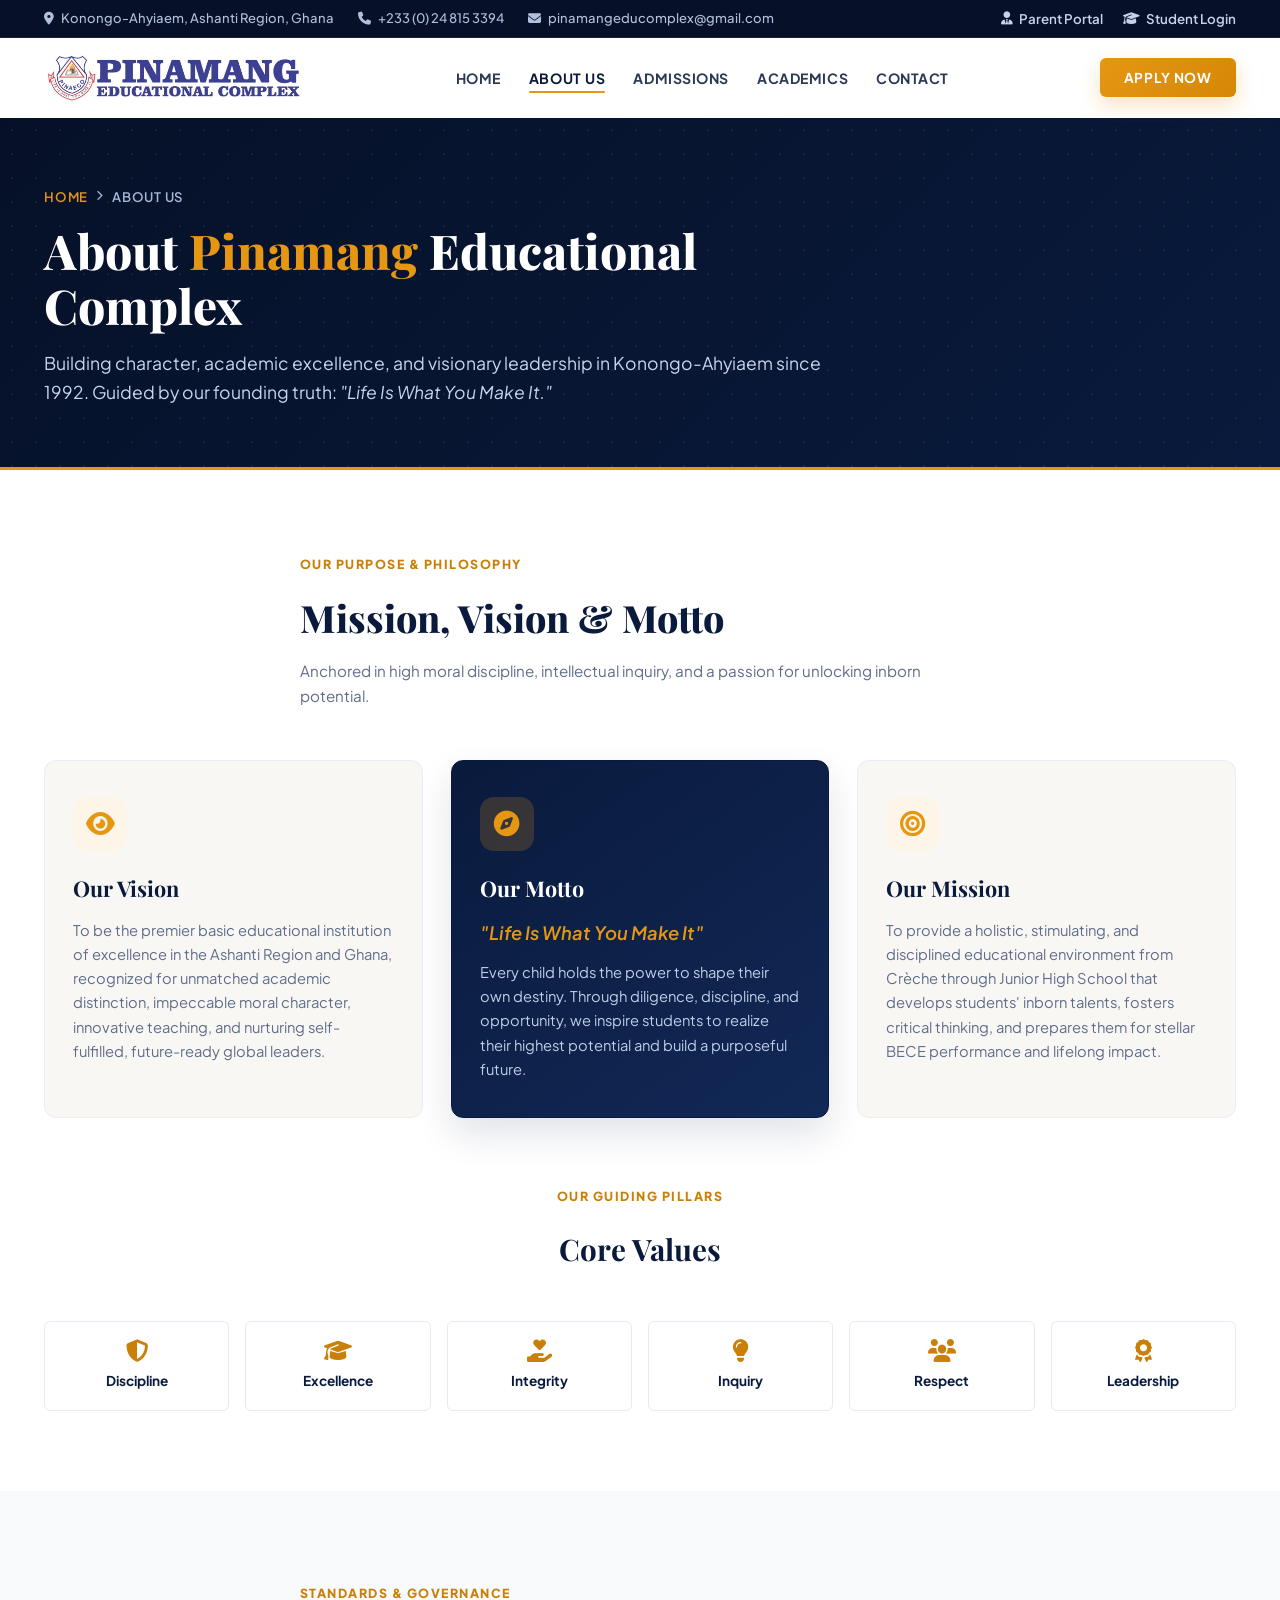
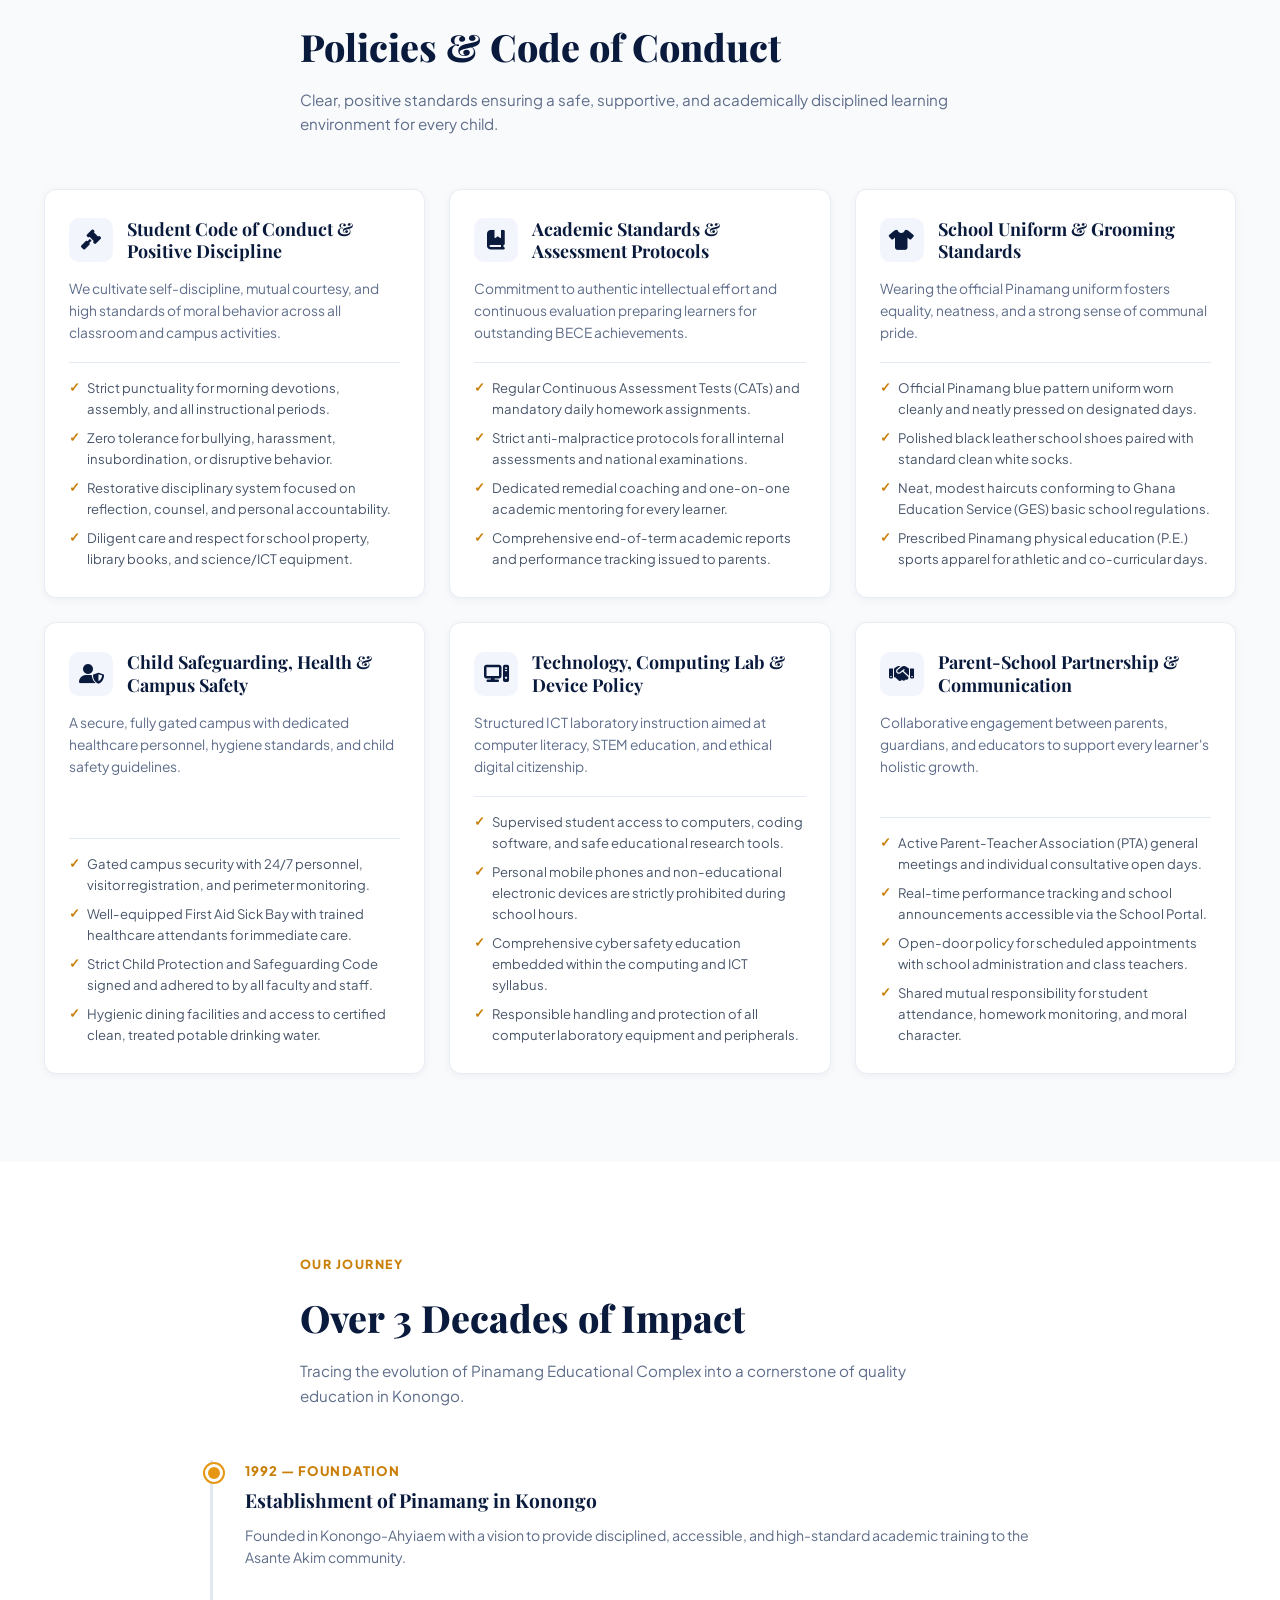
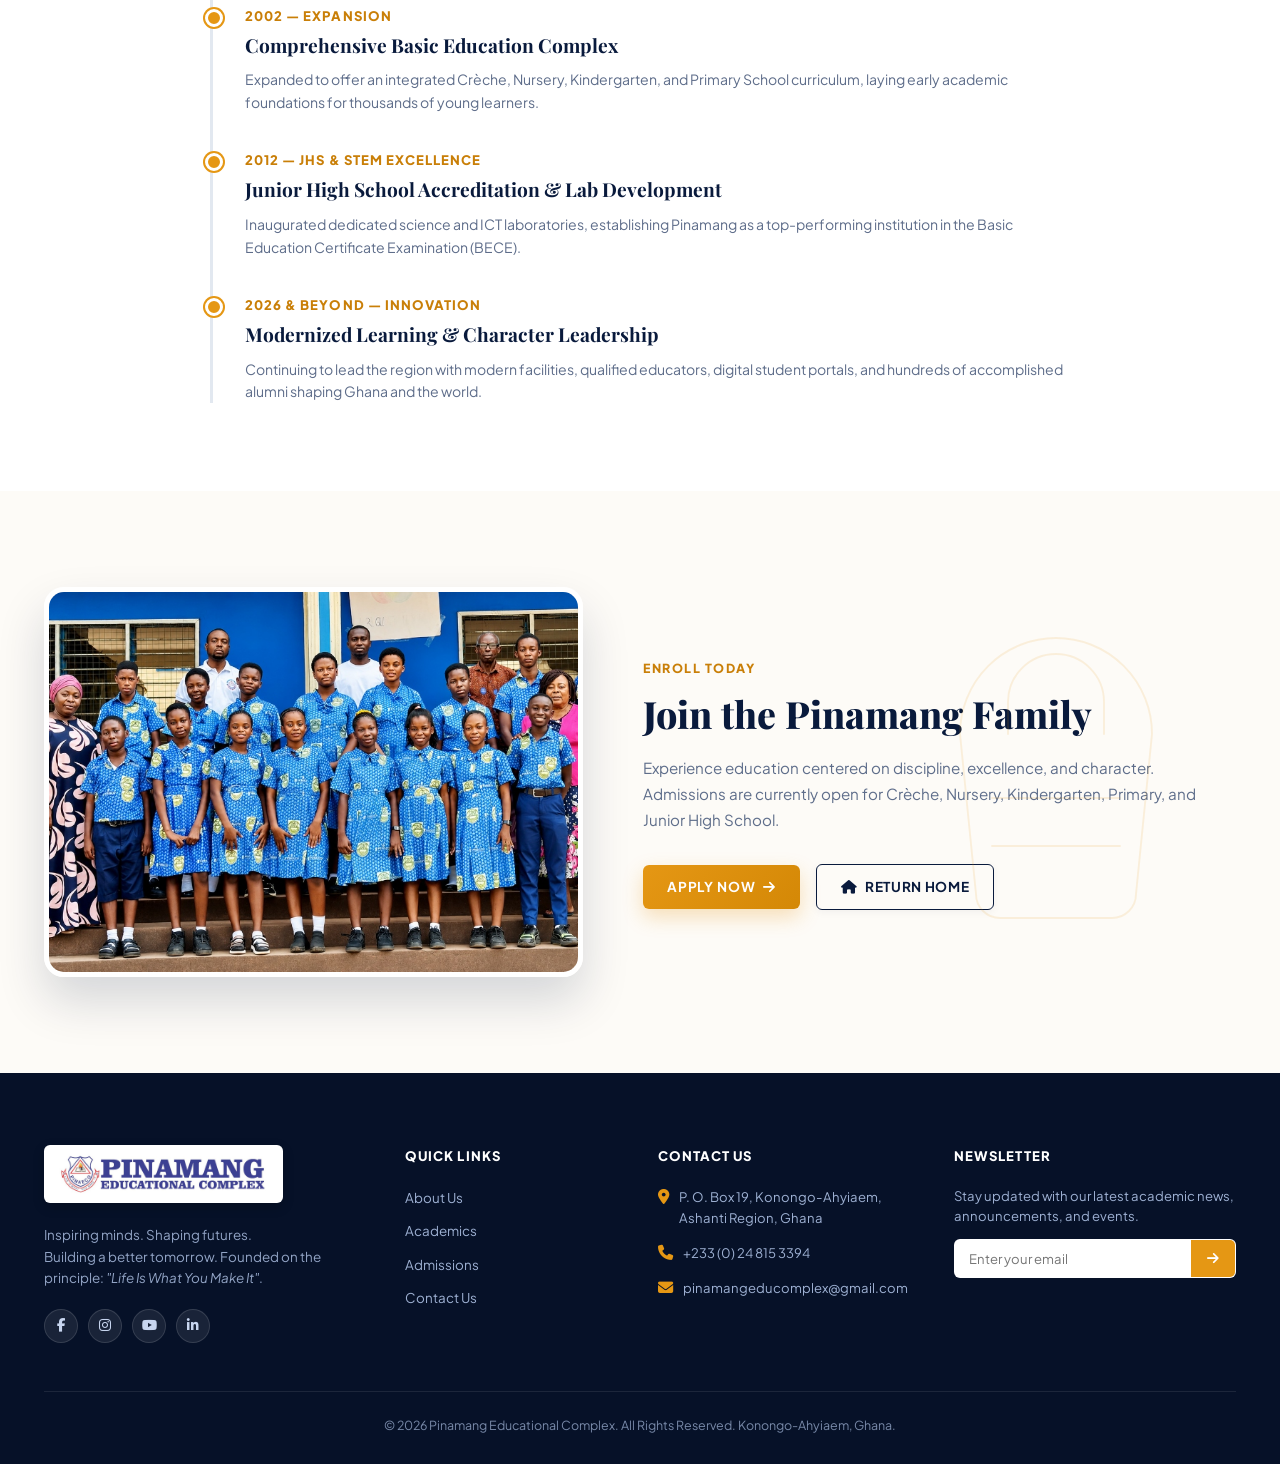
<file: about.html>
<!DOCTYPE html>
<html lang="en">
<head>
  <meta charset="UTF-8">
  <meta name="viewport" content="width=device-width, initial-scale=1.0">
  
  <!-- ==========================================================================
       SEO, AEO (Answer Engine Optimization) & GEO (Generative Engine Optimization)
       ========================================================================== -->
  <title>About Us | Pinamang Educational Complex - Konongo, Ghana</title>
  <meta name="description" content="Learn about Pinamang Educational Complex (PINAECO) in Konongo-Ahyiaem, Ghana. Established in 1992. Explore our Mission, Vision, Motto ('Life Is What You Make It'), Core Values, School Policies, and Student Code of Conduct.">
  <meta name="keywords" content="Pinamang Educational Complex, PINAECO, schools in Konongo, best basic school Ashanti Region, Creche Nursery KG Primary JHS Konongo, school policies Ghana, Life Is What You Make It">
  <meta name="author" content="Pinamang Educational Complex">
  <meta name="robots" content="index, follow, max-snippet:-1, max-image-preview:large, max-video-preview:-1">
  <link rel="canonical" href="http://localhost:3000/about.html">

  <!-- Open Graph / Facebook / LinkedIn -->
  <meta property="og:type" content="website">
  <meta property="og:url" content="http://localhost:3000/about.html">
  <meta property="og:title" content="About Us | Pinamang Educational Complex - Konongo">
  <meta property="og:description" content="Discover Pinamang Educational Complex's 32-year legacy of academic excellence, mission, vision, and comprehensive school code of conduct in Konongo-Ahyiaem, Ghana.">
  <meta property="og:image" content="http://localhost:3000/assets/images/campus_building.jpg">
  <meta property="og:locale" content="en_GH">
  <meta property="og:site_name" content="Pinamang Educational Complex">

  <!-- Twitter Card -->
  <meta name="twitter:card" content="summary_large_image">
  <meta name="twitter:title" content="About Us | Pinamang Educational Complex - Konongo">
  <meta name="twitter:description" content="Mission, Vision, Core Values, and Student Code of Conduct at Pinamang Educational Complex, Konongo-Ahyiaem, Ghana.">
  <meta name="twitter:image" content="http://localhost:3000/assets/images/campus_building.jpg">

  <!-- Geographic Meta Tags (GEO Local SEO) -->
  <meta name="geo.region" content="GH-AH">
  <meta name="geo.placename" content="Konongo-Ahyiaem">
  <meta name="geo.position" content="6.6167;-1.2167">
  <meta name="ICBM" content="6.6167, -1.2167">

  <!-- Google Fonts: Playfair Display & Plus Jakarta Sans -->
  <link rel="preconnect" href="https://fonts.googleapis.com">
  <link rel="preconnect" href="https://fonts.gstatic.com" crossorigin>
  <link href="https://fonts.googleapis.com/css2?family=Playfair+Display:ital,wght@0,600;0,700;0,800;1,600;1,700&family=Plus+Jakarta+Sans:wght@400;500;600;700;800&display=swap" rel="stylesheet">
  
  <!-- FontAwesome Icons -->
  <link rel="stylesheet" href="https://cdnjs.cloudflare.com/ajax/libs/font-awesome/6.5.1/css/all.min.css">
  
  <!-- Custom Styles & Favicon -->
  <link rel="icon" type="image/png" href="assets/images/favicon.png">
  <link rel="stylesheet" href="styles.css">

  <!-- Schema.org JSON-LD (AEO / GEO Knowledge Graph) -->
  <script type="application/ld+json">
  {
    "@context": "https://schema.org",
    "@type": "AboutPage",
    "name": "About Pinamang Educational Complex",
    "description": "Comprehensive overview of Pinamang Educational Complex in Konongo-Ahyiaem, Ghana, including its mission, vision, history since 1992, values, and policies.",
    "url": "http://localhost:3000/about.html",
    "mainEntity": {
      "@type": "EducationalOrganization",
      "name": "Pinamang Educational Complex",
      "alternateName": "PINAECO",
      "foundingDate": "1992",
      "slogan": "Life Is What You Make It",
      "address": {
        "@type": "PostalAddress",
        "postOfficeBoxNumber": "P. O. Box 19",
        "addressLocality": "Konongo-Ahyiaem",
        "addressRegion": "Ashanti Region",
        "addressCountry": "GH"
      },
      "telephone": "+233248153394",
      "email": "pinamangeducomplex@gmail.com",
      "url": "http://localhost:3000"
    }
  }
  </script>
</head>
<body>

  <!-- ==========================================================================
       ANIMATED PAGE PRELOADER (PINAECO CREST)
       ========================================================================== -->
  <div class="page-loader" id="pageLoader" aria-hidden="true">
    <div class="loader-crest-wrapper">
      <div class="loader-glow-ring"></div>
      <img src="assets/images/pinamang_crest.png" alt="PINAECO Crest" class="loader-crest-img">
    </div>
    <div class="loader-text-block">
      <div class="loader-school-title">Pinamang Educational Complex</div>
      <div class="loader-school-motto">"Life Is What You Make It"</div>
      <div class="loader-progress-bar">
        <div class="loader-progress-fill"></div>
      </div>
    </div>
  </div>

  <!-- ==========================================================================
       1. TOP UTILITY ANNOUNCEMENT BAR
       ========================================================================== -->
  <aside class="top-bar" aria-label="Quick Contact and Portals">
    <div class="container">
      <div class="top-bar-inner">
        <div class="top-contact-info">
          <span><i class="fa-solid fa-location-dot"></i> Konongo-Ahyiaem, Ashanti Region, Ghana</span>
          <a href="tel:+233248153394"><i class="fa-solid fa-phone"></i> +233 (0) 24 815 3394</a>
          <a href="mailto:pinamangeducomplex@gmail.com"><i class="fa-solid fa-envelope"></i> pinamangeducomplex@gmail.com</a>
        </div>
        <div class="top-portal-links">
          <button class="portal-link" id="openParentPortalBtn">
            <i class="fa-solid fa-user-tie"></i> Parent Portal
          </button>
          <button class="portal-link" id="openStudentPortalBtn">
            <i class="fa-solid fa-graduation-cap"></i> Student Login
          </button>
        </div>
      </div>
    </div>
  </aside>

  <!-- Mobile Navigation Backdrop -->
  <div class="mobile-nav-backdrop" id="mobileNavBackdrop"></div>

  <!-- ==========================================================================
       2. MAIN NAVIGATION HEADER
       ========================================================================== -->
  <header class="main-header" id="mainHeader">
    <div class="container">
      <div class="header-inner">
        <!-- Official Logo -->
        <a href="index.html" class="brand-logo" id="brandLogo">
          <img src="assets/images/pinamang_logo.png" alt="Pinamang Educational Complex" class="header-logo-img">
        </a>

        <!-- Desktop + Mobile Drawer Navigation -->
        <nav class="nav-container" id="navContainer" aria-label="Main Navigation">
          <!-- Mobile only elements -->
          <span class="mobile-nav-brand">PINAECO</span>
          <button class="mobile-nav-close" id="mobileNavClose" aria-label="Close menu">
            <i class="fa-solid fa-xmark"></i>
          </button>

          <ul class="nav-menu">
            <li><a href="index.html#home" class="nav-link">HOME</a></li>
            <li><a href="about.html" class="nav-link active">ABOUT US</a></li>
            <li><a href="index.html#admissions" class="nav-link">ADMISSIONS</a></li>
            <li><a href="index.html#academics" class="nav-link">ACADEMICS</a></li>
            <li><a href="index.html#contact" class="nav-link">CONTACT</a></li>
          </ul>

          <!-- Drawer Apply button (mobile only) -->
          <div class="nav-drawer-apply">
            <a href="index.html#admissions" class="btn-gold" style="display:flex;align-items:center;gap:8px;justify-content:center;">
              <i class="fa-solid fa-pen-to-square"></i> APPLY NOW
            </a>
          </div>
        </nav>

        <!-- Actions -->
        <div class="header-actions">
          <button class="btn-gold" id="headerApplyBtn">
            APPLY NOW
          </button>
          <button class="mobile-toggle-btn" id="mobileMenuToggle" aria-label="Open Navigation Menu" aria-expanded="false">
            <i class="fa-solid fa-bars"></i>
          </button>
        </div>
      </div>
    </div>
  </header>

  <!-- ==========================================================================
       3. PAGE HERO BANNER
       ========================================================================== -->
  <section class="page-hero-banner">
    <div class="container">
      <div class="page-hero-content">
        <nav class="breadcrumb-trail" aria-label="Breadcrumbs">
          <a href="index.html">Home</a>
          <i class="fa-solid fa-chevron-right" style="font-size: 0.65rem;"></i>
          <span>About Us</span>
        </nav>
        <h1 class="page-hero-title">
          About <span>Pinamang</span> Educational Complex
        </h1>
        <p class="page-hero-desc">
          Building character, academic excellence, and visionary leadership in Konongo-Ahyiaem since 1992. Guided by our founding truth: <em>"Life Is What You Make It."</em>
        </p>
      </div>
    </div>
  </section>

  <!-- ==========================================================================
       4. MISSION, VISION & CORE VALUES
       ========================================================================== -->
  <section class="mission-vision-section" id="mission-vision">
    <div class="container">
      <div class="section-header-center">
        <span class="section-label">OUR PURPOSE &amp; PHILOSOPHY</span>
        <h2 class="section-title">Mission, Vision &amp; Motto</h2>
        <p class="section-subtitle">
          Anchored in high moral discipline, intellectual inquiry, and a passion for unlocking inborn potential.
        </p>
      </div>

      <div class="mv-grid">
        <!-- Card 1: Our Vision -->
        <div class="mv-card">
          <div class="mv-card-icon">
            <i class="fa-solid fa-eye"></i>
          </div>
          <h3 class="mv-card-title">Our Vision</h3>
          <p class="mv-card-text">
            To be the premier basic educational institution of excellence in the Ashanti Region and Ghana, recognized for unmatched academic distinction, impeccable moral character, innovative teaching, and nurturing self-fulfilled, future-ready global leaders.
          </p>
        </div>

        <!-- Card 2: Our Motto (Featured) -->
        <div class="mv-card featured">
          <div class="mv-card-icon">
            <i class="fa-solid fa-compass"></i>
          </div>
          <h3 class="mv-card-title">Our Motto</h3>
          <p class="mv-card-text" style="font-size: 1.15rem; font-style: italic; font-weight: 600; color: var(--accent-gold); margin-bottom: 12px;">
            "Life Is What You Make It"
          </p>
          <p class="mv-card-text">
            Every child holds the power to shape their own destiny. Through diligence, discipline, and opportunity, we inspire students to realize their highest potential and build a purposeful future.
          </p>
        </div>

        <!-- Card 3: Our Mission -->
        <div class="mv-card">
          <div class="mv-card-icon">
            <i class="fa-solid fa-bullseye"></i>
          </div>
          <h3 class="mv-card-title">Our Mission</h3>
          <p class="mv-card-text">
            To provide a holistic, stimulating, and disciplined educational environment from Crèche through Junior High School that develops students' inborn talents, fosters critical thinking, and prepares them for stellar BECE performance and lifelong impact.
          </p>
        </div>
      </div>

      <!-- Core Values -->
      <div style="margin-top: 64px; text-align: center;">
        <span class="section-label">OUR GUIDING PILLARS</span>
        <h3 style="font-family: var(--font-serif); font-size: 1.85rem; color: var(--primary-navy); margin-top: 6px;">Core Values</h3>
      </div>

      <div class="values-container">
        <div class="value-box">
          <i class="fa-solid fa-shield-halved"></i>
          <h4>Discipline</h4>
        </div>
        <div class="value-box">
          <i class="fa-solid fa-graduation-cap"></i>
          <h4>Excellence</h4>
        </div>
        <div class="value-box">
          <i class="fa-solid fa-hand-holding-heart"></i>
          <h4>Integrity</h4>
        </div>
        <div class="value-box">
          <i class="fa-solid fa-lightbulb"></i>
          <h4>Inquiry</h4>
        </div>
        <div class="value-box">
          <i class="fa-solid fa-users"></i>
          <h4>Respect</h4>
        </div>
        <div class="value-box">
          <i class="fa-solid fa-award"></i>
          <h4>Leadership</h4>
        </div>
      </div>
    </div>
  </section>

  <!-- ==========================================================================
       5. SCHOOL POLICIES & CODE OF CONDUCT
       ========================================================================== -->
  <section class="policies-section" id="policies">
    <div class="container">
      <div class="section-header-center">
        <span class="section-label">STANDARDS &amp; GOVERNANCE</span>
        <h2 class="section-title">Policies &amp; Code of Conduct</h2>
        <p class="section-subtitle">
          Clear, positive standards ensuring a safe, supportive, and academically disciplined learning environment for every child.
        </p>
      </div>

      <div class="policy-grid">
        <!-- Policy 1: Student Code of Conduct & Discipline -->
        <div class="policy-card">
          <div class="policy-card-header">
            <div class="policy-icon-wrapper">
              <i class="fa-solid fa-gavel"></i>
            </div>
            <h3 class="policy-title">Student Code of Conduct &amp; Positive Discipline</h3>
          </div>
          <p class="policy-summary">
            We cultivate self-discipline, mutual courtesy, and high standards of moral behavior across all classroom and campus activities.
          </p>
          <ul class="policy-bullets">
            <li>Strict punctuality for morning devotions, assembly, and all instructional periods.</li>
            <li>Zero tolerance for bullying, harassment, insubordination, or disruptive behavior.</li>
            <li>Restorative disciplinary system focused on reflection, counsel, and personal accountability.</li>
            <li>Diligent care and respect for school property, library books, and science/ICT equipment.</li>
          </ul>
        </div>

        <!-- Policy 2: Academic Integrity & Evaluation -->
        <div class="policy-card">
          <div class="policy-card-header">
            <div class="policy-icon-wrapper">
              <i class="fa-solid fa-book-bookmark"></i>
            </div>
            <h3 class="policy-title">Academic Standards &amp; Assessment Protocols</h3>
          </div>
          <p class="policy-summary">
            Commitment to authentic intellectual effort and continuous evaluation preparing learners for outstanding BECE achievements.
          </p>
          <ul class="policy-bullets">
            <li>Regular Continuous Assessment Tests (CATs) and mandatory daily homework assignments.</li>
            <li>Strict anti-malpractice protocols for all internal assessments and national examinations.</li>
            <li>Dedicated remedial coaching and one-on-one academic mentoring for every learner.</li>
            <li>Comprehensive end-of-term academic reports and performance tracking issued to parents.</li>
          </ul>
        </div>

        <!-- Policy 3: School Uniform & Grooming -->
        <div class="policy-card">
          <div class="policy-card-header">
            <div class="policy-icon-wrapper">
              <i class="fa-solid fa-shirt"></i>
            </div>
            <h3 class="policy-title">School Uniform &amp; Grooming Standards</h3>
          </div>
          <p class="policy-summary">
            Wearing the official Pinamang uniform fosters equality, neatness, and a strong sense of communal pride.
          </p>
          <ul class="policy-bullets">
            <li>Official Pinamang blue pattern uniform worn cleanly and neatly pressed on designated days.</li>
            <li>Polished black leather school shoes paired with standard clean white socks.</li>
            <li>Neat, modest haircuts conforming to Ghana Education Service (GES) basic school regulations.</li>
            <li>Prescribed Pinamang physical education (P.E.) sports apparel for athletic and co-curricular days.</li>
          </ul>
        </div>

        <!-- Policy 4: Child Safeguarding & Campus Safety -->
        <div class="policy-card">
          <div class="policy-card-header">
            <div class="policy-icon-wrapper">
              <i class="fa-solid fa-user-shield"></i>
            </div>
            <h3 class="policy-title">Child Safeguarding, Health &amp; Campus Safety</h3>
          </div>
          <p class="policy-summary">
            A secure, fully gated campus with dedicated healthcare personnel, hygiene standards, and child safety guidelines.
          </p>
          <ul class="policy-bullets">
            <li>Gated campus security with 24/7 personnel, visitor registration, and perimeter monitoring.</li>
            <li>Well-equipped First Aid Sick Bay with trained healthcare attendants for immediate care.</li>
            <li>Strict Child Protection and Safeguarding Code signed and adhered to by all faculty and staff.</li>
            <li>Hygienic dining facilities and access to certified clean, treated potable drinking water.</li>
          </ul>
        </div>

        <!-- Policy 5: Technology & Computing Laboratory -->
        <div class="policy-card">
          <div class="policy-card-header">
            <div class="policy-icon-wrapper">
              <i class="fa-solid fa-computer"></i>
            </div>
            <h3 class="policy-title">Technology, Computing Lab &amp; Device Policy</h3>
          </div>
          <p class="policy-summary">
            Structured ICT laboratory instruction aimed at computer literacy, STEM education, and ethical digital citizenship.
          </p>
          <ul class="policy-bullets">
            <li>Supervised student access to computers, coding software, and safe educational research tools.</li>
            <li>Personal mobile phones and non-educational electronic devices are strictly prohibited during school hours.</li>
            <li>Comprehensive cyber safety education embedded within the computing and ICT syllabus.</li>
            <li>Responsible handling and protection of all computer laboratory equipment and peripherals.</li>
          </ul>
        </div>

        <!-- Policy 6: Parent-School Partnership -->
        <div class="policy-card">
          <div class="policy-card-header">
            <div class="policy-icon-wrapper">
              <i class="fa-solid fa-handshake"></i>
            </div>
            <h3 class="policy-title">Parent-School Partnership &amp; Communication</h3>
          </div>
          <p class="policy-summary">
            Collaborative engagement between parents, guardians, and educators to support every learner's holistic growth.
          </p>
          <ul class="policy-bullets">
            <li>Active Parent-Teacher Association (PTA) general meetings and individual consultative open days.</li>
            <li>Real-time performance tracking and school announcements accessible via the School Portal.</li>
            <li>Open-door policy for scheduled appointments with school administration and class teachers.</li>
            <li>Shared mutual responsibility for student attendance, homework monitoring, and moral character.</li>
          </ul>
        </div>
      </div>
    </div>
  </section>

  <!-- ==========================================================================
       6. OUR HERITAGE & TIMELINE (1992 - Present)
       ========================================================================== -->
  <section class="history-section" id="history">
    <div class="container">
      <div class="section-header-center">
        <span class="section-label">OUR JOURNEY</span>
        <h2 class="section-title">Over 3 Decades of Impact</h2>
        <p class="section-subtitle">
          Tracing the evolution of Pinamang Educational Complex into a cornerstone of quality education in Konongo.
        </p>
      </div>

      <div class="timeline-track">
        <!-- Node 1 -->
        <div class="timeline-node">
          <div class="timeline-dot"></div>
          <div class="timeline-year">1992 — Foundation</div>
          <h3 class="timeline-heading">Establishment of Pinamang in Konongo</h3>
          <p class="timeline-text">
            Founded in Konongo-Ahyiaem with a vision to provide disciplined, accessible, and high-standard academic training to the Asante Akim community.
          </p>
        </div>

        <!-- Node 2 -->
        <div class="timeline-node">
          <div class="timeline-dot"></div>
          <div class="timeline-year">2002 — Expansion</div>
          <h3 class="timeline-heading">Comprehensive Basic Education Complex</h3>
          <p class="timeline-text">
            Expanded to offer an integrated Crèche, Nursery, Kindergarten, and Primary School curriculum, laying early academic foundations for thousands of young learners.
          </p>
        </div>

        <!-- Node 3 -->
        <div class="timeline-node">
          <div class="timeline-dot"></div>
          <div class="timeline-year">2012 — JHS &amp; STEM Excellence</div>
          <h3 class="timeline-heading">Junior High School Accreditation &amp; Lab Development</h3>
          <p class="timeline-text">
            Inaugurated dedicated science and ICT laboratories, establishing Pinamang as a top-performing institution in the Basic Education Certificate Examination (BECE).
          </p>
        </div>

        <!-- Node 4 -->
        <div class="timeline-node">
          <div class="timeline-dot"></div>
          <div class="timeline-year">2026 &amp; Beyond — Innovation</div>
          <h3 class="timeline-heading">Modernized Learning &amp; Character Leadership</h3>
          <p class="timeline-text">
            Continuing to lead the region with modern facilities, qualified educators, digital student portals, and hundreds of accomplished alumni shaping Ghana and the world.
          </p>
        </div>
      </div>
    </div>
  </section>

  <!-- ==========================================================================
       7. ADMISSIONS CALLOUT
       ========================================================================== -->
  <section class="admissions-section">
    <div class="container">
      <div class="admissions-grid">
        <div class="admissions-media">
          <div class="admissions-image-frame">
            <img src="assets/images/campus_building.jpg" alt="Pinamang Educational Complex students and staff" width="520" height="380">
          </div>
        </div>
        <div class="admissions-content">
          <span class="section-label">ENROLL TODAY</span>
          <h2 class="section-title">Join the Pinamang Family</h2>
          <p>
            Experience education centered on discipline, excellence, and character. Admissions are currently open for Crèche, Nursery, Kindergarten, Primary, and Junior High School.
          </p>
          <div class="admissions-btn-group">
            <a href="index.html#admissions" class="btn-gold">
              APPLY NOW <i class="fa-solid fa-arrow-right"></i>
            </a>
            <a href="index.html" class="btn-outline-navy">
              <i class="fa-solid fa-house"></i> RETURN HOME
            </a>
          </div>
        </div>
      </div>
    </div>
  </section>

  <!-- ==========================================================================
       8. FOOTER
       ========================================================================== -->
  <footer class="main-footer" id="contact">
    <div class="container">
      <div class="footer-top-grid">
        <!-- Col 1: Brand Info -->
        <div class="footer-brand">
          <div class="footer-logo-card">
            <img src="assets/images/pinamang_logo.png" alt="Pinamang Educational Complex" class="footer-logo-img">
          </div>
          <p class="footer-motto-text">
            Inspiring minds. Shaping futures.<br>
            Building a better tomorrow. Founded on the principle: <em>"Life Is What You Make It"</em>.
          </p>
          <div class="footer-social-links">
            <a href="https://facebook.com" target="_blank" rel="noopener noreferrer" class="social-icon-btn" aria-label="Facebook"><i class="fa-brands fa-facebook-f"></i></a>
            <a href="https://instagram.com" target="_blank" rel="noopener noreferrer" class="social-icon-btn" aria-label="Instagram"><i class="fa-brands fa-instagram"></i></a>
            <a href="https://youtube.com" target="_blank" rel="noopener noreferrer" class="social-icon-btn" aria-label="YouTube"><i class="fa-brands fa-youtube"></i></a>
            <a href="https://linkedin.com" target="_blank" rel="noopener noreferrer" class="social-icon-btn" aria-label="LinkedIn"><i class="fa-brands fa-linkedin-in"></i></a>
          </div>
        </div>

        <!-- Col 2: Quick Links -->
        <div class="footer-col">
          <h4 class="footer-col-title">QUICK LINKS</h4>
          <ul class="footer-links-list">
            <li><a href="about.html">About Us</a></li>
            <li><a href="index.html#academics">Academics</a></li>
            <li><a href="index.html#admissions">Admissions</a></li>
            <li><a href="index.html#contact">Contact Us</a></li>
          </ul>
        </div>

        <!-- Col 3: Contact Us -->
        <div class="footer-col">
          <h4 class="footer-col-title">CONTACT US</h4>
          <div class="footer-contact-items">
            <div class="footer-contact-item">
              <i class="fa-solid fa-location-dot"></i>
              <span>P. O. Box 19, Konongo-Ahyiaem, Ashanti Region, Ghana</span>
            </div>
            <div class="footer-contact-item">
              <i class="fa-solid fa-phone"></i>
              <span>+233 (0) 24 815 3394</span>
            </div>
            <div class="footer-contact-item">
              <i class="fa-solid fa-envelope"></i>
              <span>pinamangeducomplex@gmail.com</span>
            </div>
          </div>
        </div>

        <!-- Col 5: Newsletter -->
        <div class="footer-col">
          <h4 class="footer-col-title">NEWSLETTER</h4>
          <p class="newsletter-desc">Stay updated with our latest academic news, announcements, and events.</p>
          <form class="newsletter-form" id="newsletterForm">
            <input type="email" class="newsletter-input" placeholder="Enter your email" required id="newsletterEmail">
            <button type="submit" class="newsletter-btn" aria-label="Subscribe to newsletter">
              <i class="fa-solid fa-arrow-right"></i>
            </button>
          </form>
        </div>
      </div>

      <!-- Footer Bottom -->
      <div class="footer-bottom-bar">
        <p>© 2026 Pinamang Educational Complex. All Rights Reserved. Konongo-Ahyiaem, Ghana.</p>
      </div>
    </div>
  </footer>

  <!-- Toast Notification -->
  <div class="toast-notification" id="toastNotice">
    <i class="fa-solid fa-circle-check" style="color: var(--accent-gold); font-size: 1.2rem;"></i>
    <span id="toastMessage">Notification</span>
  </div>

  <script src="app.js"></script>
</body>
</html>
</file>
<file: styles.css>
/* ==========================================================================
   PINAMANG EDUCATIONAL COMPLEX (PINAECO) - KONONGO
   Primary Stylesheet & Design System
   ========================================================================== */

:root {
  /* Brand Color Palette */
  --primary-navy: #091a3c;
  --primary-navy-dark: #061128;
  --primary-navy-light: #122856;
  --navy-accent-bar: #081734;
  --accent-gold: #e59714;
  --accent-gold-hover: #c97f08;
  --accent-gold-light: #fdf5e7;
  --accent-gold-badge: #d48806;
  
  /* Neutral Palette */
  --bg-page: #fbfbfe;
  --bg-warm-card: #f9f7f4;
  --bg-card-hover: #ffffff;
  --bg-light-blue: #f2f5fb;
  --text-dark: #0f1c3f;
  --text-muted: #5e6d8a;
  --text-light: #8e9bb3;
  --white: #ffffff;
  --border-light: #e5ebf5;
  --border-card: #e8ecf4;
  
  /* Shadows & Elevations */
  --shadow-sm: 0 2px 8px rgba(9, 26, 60, 0.05);
  --shadow-md: 0 8px 24px rgba(9, 26, 60, 0.08);
  --shadow-lg: 0 16px 36px rgba(9, 26, 60, 0.12);
  --shadow-xl: 0 24px 48px rgba(9, 26, 60, 0.16);
  --shadow-gold: 0 8px 20px rgba(229, 151, 20, 0.28);
  
  /* Typography */
  --font-serif: 'Playfair Display', Georgia, serif;
  --font-sans: 'Plus Jakarta Sans', -apple-system, BlinkMacSystemFont, 'Segoe UI', Roboto, sans-serif;
  
  /* Layout & Transitions */
  --container-max: 1240px;
  --transition-fast: 0.2s cubic-bezier(0.4, 0, 0.2, 1);
  --transition-normal: 0.3s cubic-bezier(0.4, 0, 0.2, 1);
  --radius-sm: 6px;
  --radius-md: 12px;
  --radius-lg: 20px;
  --radius-pill: 9999px;
}

/* Reset & Base Styles */
*, *::before, *::after {
  margin: 0;
  padding: 0;
  box-sizing: border-box;
}

html {
  scroll-behavior: smooth;
  font-size: 16px;
  overflow-x: hidden;
  max-width: 100vw;
}

body {
  font-family: var(--font-sans);
  background-color: var(--bg-page);
  color: var(--text-dark);
  line-height: 1.6;
  overflow-x: hidden;
  max-width: 100vw;
  position: relative;
  -webkit-font-smoothing: antialiased;
}

img {
  max-width: 100%;
  height: auto;
  display: block;
}

a {
  text-decoration: none;
  color: inherit;
  transition: color var(--transition-fast);
}

button {
  cursor: pointer;
  border: none;
  background: none;
  font-family: inherit;
}

.container {
  width: 100%;
  max-width: var(--container-max);
  margin: 0 auto;
  padding: 0 24px;
}

/* ==========================================================================
   TOP UTILITY BAR
   ========================================================================== */
.top-bar {
  background-color: var(--primary-navy-dark);
  color: #c7d2e9;
  font-size: 0.815rem;
  font-weight: 500;
  border-bottom: 1px solid rgba(255, 255, 255, 0.08);
  position: relative;
  z-index: 50;
}

.top-bar-inner {
  display: flex;
  justify-content: space-between;
  align-items: center;
  padding: 8px 0;
  flex-wrap: wrap;
  gap: 12px;
}

.top-contact-info {
  display: flex;
  align-items: center;
  gap: 24px;
  flex-wrap: wrap;
}

.top-contact-info a, .top-contact-info span {
  display: inline-flex;
  align-items: center;
  gap: 7px;
  color: #b0bfdc;
}

.top-contact-info a:hover {
  color: var(--accent-gold);
}

.top-portal-links {
  display: flex;
  align-items: center;
  gap: 20px;
}

.portal-link {
  display: inline-flex;
  align-items: center;
  gap: 6px;
  color: #c7d2e9;
  font-weight: 600;
  cursor: pointer;
  transition: color var(--transition-fast);
}

.portal-link:hover {
  color: var(--accent-gold);
}

/* ==========================================================================
   MAIN HEADER / NAVIGATION
   ========================================================================== */
.main-header {
  background: var(--white);
  box-shadow: var(--shadow-sm);
  position: sticky;
  top: 0;
  z-index: 1500;
  transition: all var(--transition-normal);
}

.main-header.scrolled {
  box-shadow: 0 6px 20px rgba(9, 26, 60, 0.1);
  padding: 2px 0;
}

.header-inner {
  display: flex;
  justify-content: space-between;
  align-items: center;
  padding: 14px 0;
}

/* Brand Logo */
.brand-logo {
  display: flex;
  align-items: center;
  gap: 12px;
  text-decoration: none;
}

.header-logo-img {
  height: 52px;
  max-height: 52px;
  width: auto;
  object-fit: contain;
  transition: transform var(--transition-fast);
}

.brand-logo:hover .header-logo-img {
  transform: scale(1.02);
}

.footer-logo-card {
  background: var(--white);
  padding: 8px 14px;
  border-radius: var(--radius-sm);
  display: inline-block;
  margin-bottom: 16px;
  box-shadow: 0 4px 12px rgba(0, 0, 0, 0.2);
}

.footer-logo-img {
  height: 42px;
  width: auto;
  object-fit: contain;
  display: block;
}

/* Nav Menu */
.nav-menu {
  display: flex;
  align-items: center;
  gap: 28px;
  list-style: none;
}

.nav-link {
  font-size: 0.88rem;
  font-weight: 700;
  color: #2b3956;
  letter-spacing: 0.04em;
  text-transform: uppercase;
  position: relative;
  padding: 6px 0;
  transition: color var(--transition-fast);
}

.nav-link::after {
  content: '';
  position: absolute;
  bottom: 0;
  left: 0;
  width: 0%;
  height: 2.5px;
  background-color: var(--accent-gold);
  border-radius: 2px;
  transition: width var(--transition-normal);
}

.nav-link:hover, .nav-link.active {
  color: var(--primary-navy);
}

.nav-link:hover::after, .nav-link.active::after {
  width: 100%;
}

.header-actions {
  display: flex;
  align-items: center;
  gap: 16px;
}

/* Primary Button */
.btn-gold {
  background: linear-gradient(135deg, #e59714 0%, #d48806 100%);
  color: var(--white);
  font-weight: 700;
  font-size: 0.85rem;
  letter-spacing: 0.06em;
  text-transform: uppercase;
  padding: 11px 24px;
  border-radius: var(--radius-sm);
  box-shadow: var(--shadow-gold);
  display: inline-flex;
  align-items: center;
  justify-content: center;
  gap: 8px;
  transition: all var(--transition-fast);
}

.btn-gold:hover {
  background: linear-gradient(135deg, #f0a324 0%, #de910f 100%);
  transform: translateY(-1.5px);
  box-shadow: 0 10px 24px rgba(229, 151, 20, 0.38);
}


/* Mobile toggle: hidden on desktop by default, shown via responsive block */
.mobile-toggle-btn { display: none; }

/* ==========================================================================
   HERO SECTION
   ========================================================================== */
.hero-section {
  position: relative;
  background: linear-gradient(180deg, #f7f9fd 0%, #ffffff 100%);
  padding: 56px 0 90px;
  overflow: hidden;
}

.hero-grid {
  display: grid;
  grid-template-columns: 1.05fr 1fr;
  gap: 48px;
  align-items: center;
}

.hero-content {
  max-width: 580px;
}

.hero-mobile-crest {
  display: none;
}

.hero-title {
  font-family: var(--font-serif);
  font-size: 3.4rem;
  font-weight: 800;
  line-height: 1.12;
  color: var(--primary-navy);
  letter-spacing: -0.01em;
  margin-bottom: 20px;
}

.hero-title .title-accent {
  color: var(--accent-gold);
  display: block;
}

.hero-subtitle {
  font-size: 1.05rem;
  line-height: 1.68;
  color: var(--text-muted);
  margin-bottom: 32px;
}

.hero-btn-group {
  display: flex;
  align-items: center;
  gap: 16px;
  flex-wrap: wrap;
}

.btn-navy {
  background-color: var(--primary-navy);
  color: var(--white);
  font-weight: 700;
  font-size: 0.85rem;
  letter-spacing: 0.05em;
  text-transform: uppercase;
  padding: 13px 28px;
  border-radius: var(--radius-sm);
  display: inline-flex;
  align-items: center;
  gap: 8px;
  box-shadow: 0 8px 18px rgba(9, 26, 60, 0.22);
  transition: all var(--transition-fast);
}

.btn-navy:hover {
  background-color: var(--primary-navy-light);
  transform: translateY(-2px);
  box-shadow: 0 12px 24px rgba(9, 26, 60, 0.3);
}

.btn-outline-video {
  background-color: transparent;
  color: var(--primary-navy);
  border: 1.5px solid #d2dceb;
  font-weight: 700;
  font-size: 0.85rem;
  letter-spacing: 0.05em;
  text-transform: uppercase;
  padding: 12px 24px;
  border-radius: var(--radius-sm);
  display: inline-flex;
  align-items: center;
  gap: 8px;
  transition: all var(--transition-fast);
}

.btn-outline-video:hover {
  border-color: var(--primary-navy);
  background-color: rgba(9, 26, 60, 0.04);
}

.btn-outline-video .play-icon-circle {
  width: 22px;
  height: 22px;
  border-radius: 50%;
  border: 1.5px solid var(--primary-navy);
  display: inline-flex;
  align-items: center;
  justify-content: center;
  font-size: 0.65rem;
}

/* Hero Media Wrap */
.hero-media-wrapper {
  position: relative;
  display: flex;
  justify-content: center;
}

.hero-image-card {
  position: relative;
  width: 100%;
  border-radius: var(--radius-lg);
  overflow: hidden;
  box-shadow: var(--shadow-lg);
  border: 4px solid var(--white);
}

.hero-image-card img {
  width: 100%;
  height: 420px;
  object-fit: cover;
  object-position: top center;
  transition: transform 0.6s ease;
}

.hero-image-card:hover img {
  transform: scale(1.03);
}

/* Legacy Floating Badge */
.legacy-badge {
  position: absolute;
  top: 24px;
  right: -16px;
  background: var(--white);
  padding: 12px 20px;
  border-radius: var(--radius-md);
  box-shadow: var(--shadow-lg);
  display: flex;
  align-items: center;
  gap: 12px;
  border: 1px solid var(--border-light);
  z-index: 10;
  animation: subtleFloat 4s ease-in-out infinite alternate;
}

@keyframes subtleFloat {
  0% { transform: translateY(0); }
  100% { transform: translateY(-8px); }
}

.badge-icon {
  font-size: 1.8rem;
  color: var(--accent-gold);
}

.badge-text-title {
  font-size: 0.72rem;
  font-weight: 700;
  color: var(--text-muted);
  text-transform: uppercase;
  letter-spacing: 0.06em;
}

.badge-main-text {
  font-family: var(--font-serif);
  font-size: 1.05rem;
  font-weight: 800;
  color: var(--primary-navy);
  line-height: 1.15;
}

.badge-year {
  font-size: 0.78rem;
  font-weight: 700;
  color: var(--accent-gold-hover);
}

/* Floating Navy Feature Bar */
.floating-features-bar {
  margin-top: 48px;
  background: var(--navy-accent-bar);
  border-radius: var(--radius-md);
  box-shadow: 0 16px 40px rgba(9, 26, 60, 0.25);
  padding: 24px 28px;
  color: var(--white);
  border: 1px solid rgba(255, 255, 255, 0.1);
}

.features-grid {
  display: grid;
  grid-template-columns: repeat(5, 1fr);
  gap: 20px;
}

.feature-item {
  display: flex;
  align-items: flex-start;
  gap: 12px;
  padding-right: 12px;
  border-right: 1px solid rgba(255, 255, 255, 0.12);
}

.feature-item:last-child {
  border-right: none;
  padding-right: 0;
}

.feature-icon-box {
  width: 36px;
  height: 36px;
  min-width: 36px;
  border-radius: 50%;
  border: 1.5px solid rgba(229, 151, 20, 0.7);
  display: flex;
  align-items: center;
  justify-content: center;
  color: var(--accent-gold);
  font-size: 0.95rem;
  background: rgba(229, 151, 20, 0.08);
}

.feature-info h4 {
  font-size: 0.86rem;
  font-weight: 700;
  color: var(--white);
  margin-bottom: 2px;
}

.feature-info p {
  font-size: 0.72rem;
  color: #a4b5d6;
  line-height: 1.35;
}

/* ==========================================================================
   ABOUT OUR SCHOOL SECTION
   ========================================================================== */
.about-section {
  padding: 96px 0;
  background-color: var(--white);
}

.about-grid {
  display: grid;
  grid-template-columns: 1fr 1.08fr 0.85fr;
  grid-template-rows: auto 1fr;
  grid-template-areas:
    "text  image metrics"
    "cta   image metrics";
  gap: 36px;
  align-items: start;
}

.about-col-left  { grid-area: text; }
.about-cta-block { grid-area: cta; }
.about-campus-image { grid-area: image; }
.about-metric-stack { grid-area: metrics; }

.section-label {
  font-size: 0.78rem;
  font-weight: 800;
  color: var(--accent-gold-hover);
  letter-spacing: 0.12em;
  text-transform: uppercase;
  margin-bottom: 12px;
  display: inline-block;
}

.about-col-left .section-title {
  font-family: var(--font-serif);
  font-size: 2.25rem;
  font-weight: 800;
  color: var(--primary-navy);
  line-height: 1.2;
  margin-bottom: 18px;
}

.section-title .title-script {
  color: var(--accent-gold);
  font-style: italic;
  display: block;
}

.about-description {
  font-size: 0.94rem;
  color: var(--text-muted);
  line-height: 1.68;
  margin-bottom: 24px;
}

.about-stats-row {
  display: flex;
  gap: 20px;
  margin-top: 28px;
  padding-top: 24px;
  border-top: 1px solid var(--border-light);
}

.stat-pill-item {
  display: flex;
  align-items: center;
  gap: 10px;
}

.stat-pill-icon {
  color: var(--accent-gold);
  font-size: 1.25rem;
}

.stat-pill-num {
  font-weight: 800;
  font-size: 1.1rem;
  color: var(--primary-navy);
  line-height: 1;
}

.stat-pill-lbl {
  font-size: 0.7rem;
  color: var(--text-muted);
  font-weight: 600;
}

/* Center Campus Image */
.about-campus-image {
  position: relative;
  border-radius: var(--radius-md);
  overflow: hidden;
  box-shadow: var(--shadow-md);
}

.about-campus-image img {
  width: 100%;
  height: 380px;
  object-fit: cover;
}

/* Right Side Metric Cards */
.about-metric-stack {
  display: flex;
  flex-direction: column;
  gap: 18px;
}

.metric-card {
  background: var(--white);
  border: 1px solid var(--border-card);
  border-radius: var(--radius-md);
  padding: 22px 24px;
  display: flex;
  align-items: center;
  gap: 18px;
  box-shadow: var(--shadow-sm);
  transition: all var(--transition-normal);
}

.metric-card:hover {
  transform: translateX(6px);
  border-color: var(--accent-gold);
  box-shadow: var(--shadow-md);
}

.metric-card-icon {
  width: 48px;
  height: 48px;
  min-width: 48px;
  border-radius: 12px;
  background: var(--accent-gold-light);
  color: var(--accent-gold);
  display: flex;
  align-items: center;
  justify-content: center;
  font-size: 1.35rem;
}

.metric-card-content h3 {
  font-family: var(--font-sans);
  font-size: 1.5rem;
  font-weight: 800;
  color: var(--primary-navy);
  line-height: 1.1;
}

.metric-card-content p {
  font-size: 0.82rem;
  font-weight: 600;
  color: var(--text-muted);
  margin-top: 2px;
}

/* ==========================================================================
   ACADEMICS SECTION ("Discover Our Programs")
   ========================================================================== */
.academics-section {
  padding: 90px 0;
  background: #fbfbfd;
  text-align: center;
}

.section-header-center {
  max-width: 680px;
  margin: 0 auto 52px;
}

.section-header-center .section-title {
  font-family: var(--font-serif);
  font-size: 2.35rem;
  font-weight: 800;
  color: var(--primary-navy);
  margin-bottom: 12px;
}

.section-header-center .section-subtitle {
  font-size: 0.95rem;
  color: var(--text-muted);
}

.programs-grid {
  display: grid;
  grid-template-columns: repeat(5, 1fr);
  gap: 20px;
  margin-bottom: 44px;
  text-align: left;
}

.program-card {
  background: var(--white);
  border-radius: var(--radius-md);
  overflow: hidden;
  box-shadow: var(--shadow-sm);
  border: 1px solid var(--border-card);
  display: flex;
  flex-direction: column;
  transition: all var(--transition-normal);
}

.program-card:hover {
  transform: translateY(-8px);
  box-shadow: var(--shadow-lg);
  border-color: rgba(229, 151, 20, 0.4);
}

.program-img-box {
  width: 100%;
  height: 155px;
  overflow: hidden;
  position: relative;
}

.program-img-box img {
  width: 100%;
  height: 100%;
  object-fit: cover;
  transition: transform 0.5s ease;
}

.program-card:hover .program-img-box img {
  transform: scale(1.08);
}

.program-body {
  padding: 20px 18px;
  display: flex;
  flex-direction: column;
  flex-grow: 1;
}

.program-name {
  font-family: var(--font-serif);
  font-size: 1.05rem;
  font-weight: 700;
  color: var(--primary-navy);
  margin-bottom: 8px;
}

.program-desc {
  font-size: 0.8rem;
  color: var(--text-muted);
  line-height: 1.45;
  margin-bottom: 16px;
  flex-grow: 1;
}

.program-badge-tier {
  font-size: 0.75rem;
  font-weight: 700;
  color: var(--accent-gold-hover);
  background: var(--accent-gold-light);
  padding: 4px 10px;
  border-radius: var(--radius-pill);
  display: inline-block;
  align-self: flex-start;
}

.academics-cta {
  justify-content: center;
}

/* ==========================================================================
   DARK STATS COUNTER BANNER & MARQUEE
   ========================================================================== */
.stats-banner-dark {
  background-color: var(--primary-navy);
  background-image: radial-gradient(rgba(255, 255, 255, 0.05) 1px, transparent 0);
  background-size: 24px 24px;
  color: var(--white);
  padding: 48px 0;
  border-top: 1px solid rgba(255, 255, 255, 0.08);
  border-bottom: 1px solid rgba(255, 255, 255, 0.08);
  overflow: hidden;
  position: relative;
}

.banner-marquee-container {
  width: 100%;
  max-width: var(--container-max);
  margin: 0 auto;
  padding: 0 24px;
}

.banner-stats-track {
  display: grid;
  grid-template-columns: repeat(5, 1fr);
  gap: 24px;
}

.banner-stat-item {
  display: flex;
  align-items: center;
  gap: 16px;
  justify-content: center;
  text-align: left;
}

.banner-stat-item.duplicate {
  display: none;
}

.banner-stat-icon {
  font-size: 2rem;
  color: var(--accent-gold);
  opacity: 0.95;
}

.banner-stat-num {
  font-family: var(--font-sans);
  font-size: 1.65rem;
  font-weight: 800;
  line-height: 1.1;
  color: var(--white);
}

.banner-stat-label {
  font-size: 0.78rem;
  color: #a4b6d8;
  font-weight: 500;
}

/* ==========================================================================
   ADMISSIONS SECTION
   ========================================================================== */
.admissions-section {
  padding: 96px 0;
  background: #fdfbf7;
  position: relative;
  overflow: hidden;
}

/* Subtle sketch drawing background decoration */
.admissions-section::after {
  content: '';
  position: absolute;
  right: 5%;
  top: 50%;
  transform: translateY(-50%);
  width: 320px;
  height: 320px;
  background: url("data:image/svg+xml,%3Csvg xmlns='http://www.w3.org/2000/svg' viewBox='0 0 200 200' fill='none' stroke='%23e59714' stroke-width='1.2' stroke-linecap='round' stroke-linejoin='round' opacity='0.12'%3E%3Cpath d='M40 70 A30 30 0 0 1 160 70 L150 170 A15 15 0 0 1 135 185 L65 185 A15 15 0 0 1 50 170 Z'/%3E%3Cpath d='M70 70 V50 A30 30 0 0 1 130 50 V70'/%3E%3Cpath d='M60 110 H140'/%3E%3Cpath d='M60 140 H140'/%3E%3C/svg%3E") no-repeat center;
  background-size: contain;
}

.admissions-grid {
  display: grid;
  grid-template-columns: 1fr 1.1fr;
  gap: 60px;
  align-items: center;
}

.admissions-image-frame {
  position: relative;
  border-radius: var(--radius-lg);
  overflow: hidden;
  box-shadow: var(--shadow-xl);
  border: 5px solid var(--white);
}

.admissions-image-frame img {
  width: 100%;
  height: 380px;
  object-fit: cover;
  transition: transform 0.5s ease;
}

.admissions-image-frame:hover img {
  transform: scale(1.03);
}

.admissions-content .section-title {
  font-family: var(--font-serif);
  font-size: 2.35rem;
  font-weight: 800;
  color: var(--primary-navy);
  line-height: 1.18;
  margin-bottom: 20px;
}

.admissions-content p {
  font-size: 0.95rem;
  color: var(--text-muted);
  line-height: 1.7;
  margin-bottom: 32px;
}

.admissions-btn-group {
  display: flex;
  align-items: center;
  gap: 16px;
  flex-wrap: wrap;
}

.btn-outline-navy {
  background-color: transparent;
  border: 1.5px solid var(--primary-navy);
  color: var(--primary-navy);
  font-weight: 700;
  font-size: 0.85rem;
  letter-spacing: 0.05em;
  text-transform: uppercase;
  padding: 11px 24px;
  border-radius: var(--radius-sm);
  display: inline-flex;
  align-items: center;
  gap: 8px;
  box-shadow: var(--shadow-sm);
  transition: all var(--transition-fast);
}

.btn-outline-navy:hover {
  background-color: var(--primary-navy);
  color: var(--white);
  transform: translateY(-2px);
  box-shadow: var(--shadow-md);
}

/* ==========================================================================
   FOOTER
   ========================================================================== */
.main-footer {
  background-color: var(--primary-navy-dark);
  color: #a6b7d6;
  padding: 72px 0 28px;
  font-size: 0.875rem;
  overflow: hidden;
  position: relative;
}

.footer-top-grid {
  display: grid;
  grid-template-columns: 1.5fr 1fr 1.2fr 1.3fr;
  gap: 36px;
  padding-bottom: 48px;
  border-bottom: 1px solid rgba(255, 255, 255, 0.09);
}

/* Col 1: Brand Info */
.footer-brand .footer-logo-title {
  font-family: var(--font-serif);
  font-size: 1.15rem;
  font-weight: 800;
  color: var(--white);
  text-transform: uppercase;
  letter-spacing: 0.05em;
  margin-bottom: 4px;
}

.footer-brand .footer-logo-subtitle {
  font-size: 0.7rem;
  color: var(--accent-gold);
  font-weight: 700;
  text-transform: uppercase;
  letter-spacing: 0.1em;
  margin-bottom: 16px;
}

.footer-motto-text {
  font-size: 0.84rem;
  line-height: 1.6;
  color: #92a4c5;
  margin-bottom: 20px;
}

.footer-social-links {
  display: flex;
  align-items: center;
  gap: 10px;
}

.social-icon-btn {
  width: 34px;
  height: 34px;
  border-radius: 50%;
  background: rgba(255, 255, 255, 0.08);
  border: 1px solid rgba(255, 255, 255, 0.12);
  display: flex;
  align-items: center;
  justify-content: center;
  color: #c7d5ef;
  font-size: 0.85rem;
  transition: all var(--transition-fast);
}

.social-icon-btn:hover {
  background: var(--accent-gold);
  color: var(--white);
  transform: translateY(-2px);
}

/* Col Titles */
.footer-col-title {
  font-family: var(--font-sans);
  font-size: 0.82rem;
  font-weight: 800;
  letter-spacing: 0.08em;
  color: var(--white);
  text-transform: uppercase;
  margin-bottom: 20px;
}

/* Nav Lists */
.footer-links-list {
  list-style: none;
  display: flex;
  flex-direction: column;
  gap: 11px;
}

.footer-links-list a {
  color: #9eb1d3;
  font-size: 0.84rem;
  transition: all var(--transition-fast);
}

.footer-links-list a:hover {
  color: var(--accent-gold);
  transform: translateX(3px);
  display: inline-block;
}

/* Contact Info */
.footer-contact-items {
  display: flex;
  flex-direction: column;
  gap: 14px;
}

.footer-contact-item {
  display: flex;
  align-items: flex-start;
  gap: 10px;
  font-size: 0.82rem;
  color: #9eb1d3;
}

.footer-contact-item i {
  color: var(--accent-gold);
  margin-top: 3px;
  font-size: 0.95rem;
}

/* Newsletter */
.newsletter-desc {
  font-size: 0.82rem;
  color: #9eb1d3;
  line-height: 1.5;
  margin-bottom: 14px;
}

.newsletter-form {
  display: flex;
  border-radius: var(--radius-sm);
  overflow: hidden;
  background: var(--white);
  border: 1px solid rgba(255, 255, 255, 0.2);
}

.newsletter-input {
  border: none;
  outline: none;
  padding: 10px 14px;
  font-size: 0.82rem;
  flex-grow: 1;
  color: var(--text-dark);
  font-family: inherit;
}

.newsletter-btn {
  background: var(--accent-gold);
  color: var(--white);
  border: none;
  padding: 0 16px;
  display: flex;
  align-items: center;
  justify-content: center;
  transition: background var(--transition-fast);
}

.newsletter-btn:hover {
  background: var(--accent-gold-hover);
}

/* Bottom Bar */
.footer-bottom-bar {
  padding-top: 24px;
  text-align: center;
  font-size: 0.78rem;
  color: #7889a8;
}

/* ==========================================================================
   INTERACTIVE MODALS & DRAWER
   ========================================================================== */
.modal-overlay {
  position: fixed;
  inset: 0;
  width: 100%;
  height: 100%;
  background: rgba(6, 17, 40, 0.75);
  backdrop-filter: blur(5px);
  display: flex;
  align-items: center;
  justify-content: center;
  z-index: 2000;
  opacity: 0;
  visibility: hidden;
  pointer-events: none;
  transition: opacity var(--transition-normal), visibility var(--transition-normal);
  padding: 20px;
}

.modal-overlay.active {
  opacity: 1;
  visibility: visible;
  pointer-events: auto;
}

.modal-box {
  background: var(--white);
  border-radius: var(--radius-md);
  max-width: 600px;
  width: 100%;
  max-height: 90vh;
  overflow-y: auto;
  box-shadow: var(--shadow-xl);
  transform: translateY(20px) scale(0.97);
  transition: all var(--transition-normal);
  position: relative;
}

.modal-overlay.active .modal-box {
  transform: translateY(0) scale(1);
}

.modal-header {
  background: var(--primary-navy);
  color: var(--white);
  padding: 20px 24px;
  display: flex;
  align-items: center;
  justify-content: space-between;
}

.modal-header h3 {
  font-family: var(--font-serif);
  font-size: 1.25rem;
  color: var(--white);
}

.modal-close-btn {
  color: #c7d2e9;
  font-size: 1.3rem;
  transition: color var(--transition-fast);
}

.modal-close-btn:hover {
  color: var(--accent-gold);
}

.modal-body {
  padding: 24px;
}

.form-group {
  margin-bottom: 18px;
}

.form-label {
  display: block;
  font-size: 0.82rem;
  font-weight: 700;
  color: var(--primary-navy);
  margin-bottom: 6px;
}

.form-input, .form-select, .form-textarea {
  width: 100%;
  padding: 10px 14px;
  border: 1.5px solid var(--border-light);
  border-radius: var(--radius-sm);
  font-size: 0.88rem;
  font-family: inherit;
  outline: none;
  transition: border-color var(--transition-fast);
}

.form-input:focus, .form-select:focus, .form-textarea:focus {
  border-color: var(--accent-gold);
  box-shadow: 0 0 0 3px rgba(229, 151, 20, 0.15);
}

.form-grid-2 {
  display: grid;
  grid-template-columns: 1fr 1fr;
  gap: 16px;
}

.toast-notification {
  position: fixed;
  bottom: 24px;
  right: 24px;
  background: var(--primary-navy);
  color: var(--white);
  border-left: 4px solid var(--accent-gold);
  padding: 14px 20px;
  border-radius: var(--radius-sm);
  box-shadow: var(--shadow-lg);
  font-size: 0.88rem;
  font-weight: 600;
  z-index: 3000;
  display: flex;
  align-items: center;
  gap: 12px;
  transform: translateY(20px);
  opacity: 0;
  visibility: hidden;
  pointer-events: none;
  transition: transform var(--transition-normal), opacity var(--transition-normal), visibility var(--transition-normal);
}

.toast-notification.active {
  transform: translateY(0);
  opacity: 1;
  visibility: visible;
  pointer-events: auto;
}

/* ==========================================================================
   RESPONSIVE DESIGN — CLEAN MOBILE-FIRST SYSTEM
   Breakpoints: 1120px | 900px | 640px | 420px
   ========================================================================== */

/* ─── Hide mobile-only elements on desktop ─────────────────────────── */
.mobile-nav-brand,
.mobile-nav-close,
.nav-drawer-apply,
.mobile-nav-backdrop {
  display: none;
}

/* ─── 1120px — Large Tablet ─────────────────────────────────────────── */
@media (max-width: 1120px) {
  .container { padding: 0 20px; }
  .hero-title { font-size: 2.8rem; }
  .features-grid { grid-template-columns: repeat(3, 1fr); gap: 16px; }
  .about-grid { grid-template-columns: 1fr 1fr; gap: 28px; }
  .about-metric-stack { grid-column: span 2; flex-direction: row; }
  .metric-card { flex: 1; }
  .programs-grid { grid-template-columns: repeat(3, 1fr); gap: 18px; }
  .footer-top-grid { grid-template-columns: 1.3fr 1fr 1fr; gap: 28px; }
  .footer-brand { grid-column: span 3; }
  .banner-stats-track { gap: 16px; }
}

/* ─── 900px — Tablet / Mobile ───────────────────────────────────────── */
@media (max-width: 900px) {

  /* Top bar: hide on mobile */
  .top-bar { display: none; }

  /* Container */
  .container { padding: 0 18px; }

  /* ── Header ── */
  .header-inner { padding: 12px 0; }
  .header-logo-img { height: 46px; }

  /* Hide desktop APPLY NOW in header */
  .header-actions .btn-gold { display: none; }

  /* Show hamburger */
  .mobile-toggle-btn {
    display: flex;
    align-items: center;
    justify-content: center;
    width: 42px;
    height: 42px;
    border-radius: var(--radius-sm);
    background: var(--bg-light-blue);
    color: var(--primary-navy);
    font-size: 1.2rem;
    border: none;
    cursor: pointer;
    position: relative;
    z-index: 10;
    transition: background var(--transition-fast), color var(--transition-fast);
  }
  .mobile-toggle-btn:hover,
  .mobile-toggle-btn:active {
    background: var(--primary-navy);
    color: var(--white);
  }

  /* ── Mobile drawer ── */
  .nav-container {
    position: fixed;
    top: 0;
    right: -100%;
    width: min(320px, 84vw);
    height: 100%;
    height: 100dvh;
    background: var(--primary-navy-dark);
    z-index: 2000;
    display: flex !important;
    flex-direction: column;
    padding: 76px 24px 32px;
    transition: right 0.32s cubic-bezier(0.4, 0, 0.2, 1);
    box-shadow: -6px 0 32px rgba(0,0,0,0.5);
    overflow-y: auto;
    -webkit-overflow-scrolling: touch;
  }
  .nav-container.mobile-open {
    right: 0 !important;
  }

  /* Mobile-only drawer elements */
  .mobile-nav-brand {
    display: block;
    position: absolute;
    top: 20px;
    left: 22px;
    font-size: 0.7rem;
    font-weight: 800;
    letter-spacing: 0.12em;
    text-transform: uppercase;
    color: var(--accent-gold);
  }
  .mobile-nav-close {
    display: flex;
    position: absolute;
    top: 16px;
    right: 16px;
    width: 36px;
    height: 36px;
    border-radius: 50%;
    align-items: center;
    justify-content: center;
    background: rgba(255,255,255,0.08);
    border: 1px solid rgba(255,255,255,0.14);
    color: #c7d5ef;
    font-size: 1rem;
    cursor: pointer;
    transition: all var(--transition-fast);
  }
  .mobile-nav-close:hover { background: rgba(229,151,20,0.2); color: var(--accent-gold); }

  /* Drawer nav menu */
  .nav-menu {
    display: flex !important;
    flex-direction: column;
    gap: 2px;
    list-style: none;
    width: 100%;
  }
  .nav-link {
    display: block;
    padding: 13px 16px;
    font-size: 0.95rem;
    font-weight: 700;
    color: #c7d5ef;
    letter-spacing: 0.06em;
    border-radius: var(--radius-sm);
    border: 1px solid transparent;
    transition: all var(--transition-fast);
  }
  .nav-link::after { display: none; }
  .nav-link:hover, .nav-link.active {
    color: var(--accent-gold);
    background: rgba(229,151,20,0.08);
    border-color: rgba(229,151,20,0.18);
  }

  /* Drawer apply button */
  .nav-drawer-apply {
    display: block;
    margin-top: auto;
    padding-top: 24px;
    border-top: 1px solid rgba(255,255,255,0.1);
  }
  .nav-drawer-apply .btn-gold {
    width: 100%;
    justify-content: center;
    padding: 13px;
    font-size: 0.88rem;
  }

  /* Backdrop */
  .mobile-nav-backdrop {
    display: none;
    position: fixed;
    inset: 0;
    background: rgba(6,17,40,0.6);
    backdrop-filter: blur(2px);
    z-index: 1400;
  }
  .mobile-nav-backdrop.active { display: block; }

  /* ── Hero ── */
  .hero-section {
    padding: 24px 0 32px;
  }
  .hero-grid {
    grid-template-columns: 1fr;
    gap: 22px;
    text-align: center;
  }
  .hero-content {
    max-width: 100%;
    order: 1;
    text-align: center;
    margin: 0 auto;
  }
  .hero-mobile-crest {
    display: flex;
    align-items: center;
    justify-content: center;
    margin: 0 auto 16px;
    width: 68px;
    height: 68px;
    background: var(--white);
    border-radius: 50%;
    padding: 8px;
    box-shadow: 0 6px 18px rgba(9, 26, 60, 0.08);
    border: 2px solid rgba(229, 151, 20, 0.3);
  }
  .hero-mobile-crest img {
    width: 100%;
    height: 100%;
    object-fit: contain;
  }
  .hero-title {
    font-size: 2.1rem;
    line-height: 1.15;
    margin-bottom: 14px;
    text-align: center;
  }
  .hero-title .title-accent {
    display: block;
    margin-top: 2px;
  }
  .hero-subtitle {
    font-size: 0.95rem;
    line-height: 1.6;
    margin: 0 auto 22px;
    max-width: 520px;
    text-align: center;
  }
  .hero-media-wrapper {
    order: 2;
    width: 100%;
    max-width: 500px;
    margin: 0 auto;
  }
  .hero-image-card {
    border-radius: var(--radius-md);
    box-shadow: var(--shadow-md);
  }
  .hero-image-card img {
    height: 240px;
    width: 100%;
    object-fit: cover;
  }
  .legacy-badge { display: none; }
  .hero-btn-group {
    display: flex;
    flex-direction: row;
    justify-content: center;
    align-items: center;
    margin: 0 auto;
    width: 100%;
  }
  .hero-btn-group .btn-navy {
    width: auto;
    max-width: max-content;
    padding: 13px 32px;
    font-size: 0.86rem;
    justify-content: center;
    white-space: nowrap;
    margin: 0 auto;
    display: inline-flex;
    align-self: center;
  }
  .hero-btn-group .btn-outline-video {
    display: none !important;
  }

  /* ── Features bar ── */
  .floating-features-bar { margin-top: 24px; padding: 18px 16px; }
  .features-grid { grid-template-columns: 1fr 1fr; gap: 14px; }
  .feature-item {
    border-right: none;
    padding-right: 0;
    border-bottom: 1px solid rgba(255,255,255,0.09);
    padding-bottom: 12px;
  }
  .feature-item:nth-child(odd):last-child,
  .feature-item:nth-last-child(-n+2):nth-child(odd),
  .feature-item:last-child { border-bottom: none; padding-bottom: 0; }

  /* ── About ── */
  .about-section { padding: 48px 0; }

  /* Switch to flex column so `order` works on all 4 children and everything centers */
  .about-grid {
    display: flex;
    flex-direction: column;
    gap: 24px;
    grid-template-areas: none;
    width: 100%;
    align-items: center;
    text-align: center;
  }

  /* Order: 1-text, 2-image, 3-cta(button+stats), 4-metrics */
  .about-col-left {
    order: 1;
    width: 100%;
    text-align: center;
  }
  .about-campus-image {
    order: 2;
    width: 100%;
    max-width: 520px;
    margin: 0 auto;
  }
  .about-cta-block {
    order: 3;
    width: 100%;
    display: flex;
    flex-direction: column;
    align-items: center;
    gap: 20px;
    margin: 0 auto;
  }
  .about-metric-stack {
    order: 4;
    width: 100%;
    max-width: 520px;
    margin: 0 auto;
  }

  /* Heading */
  .about-col-left .section-title {
    font-size: 1.65rem;
    line-height: 1.25;
    text-align: center;
  }
  .section-title .title-script {
    display: block;
    margin-top: 4px;
    font-size: 0.95em;
  }
  .about-description {
    text-align: center;
    max-width: 580px;
    margin: 0 auto 20px;
  }

  /* Campus image */
  .about-campus-image img {
    height: 240px;
    width: 100%;
    border-radius: var(--radius-md);
  }

  /* CTA block: button centered, stats centered */
  .about-cta-block .btn-navy {
    width: auto;
    max-width: max-content;
    align-self: center;
    margin: 0 auto;
    justify-content: center;
    text-align: center;
    white-space: nowrap;
    padding: 13px 32px;
    display: inline-flex;
  }

  /* Stat pills: centered 3-column grid spanning full width */
  .about-stats-row {
    display: grid;
    grid-template-columns: repeat(3, 1fr);
    gap: 12px;
    margin: 0 auto;
    padding-top: 0;
    border-top: none;
    justify-items: center;
    width: 100%;
    max-width: 520px;
  }
  .stat-pill-item {
    flex-direction: column;
    align-items: center;
    justify-content: center;
    text-align: center;
    gap: 6px;
    background: var(--bg-light-blue);
    padding: 14px 10px;
    border-radius: var(--radius-sm);
    width: 100%;
    box-shadow: var(--shadow-sm);
  }
  .stat-pill-icon {
    font-size: 1.35rem;
    margin-bottom: 2px;
  }
  .stat-pill-num {
    font-size: 1.05rem;
    font-weight: 800;
  }
  .stat-pill-lbl {
    font-size: 0.68rem;
    text-align: center;
  }

  /* Metric cards: 2-column grid with 3rd card centered spanning 2 cols */
  .about-metric-stack {
    display: grid;
    grid-template-columns: 1fr 1fr;
    gap: 14px;
    width: 100%;
    max-width: 520px;
    margin: 0 auto;
    justify-items: center;
  }
  .metric-card {
    padding: 16px 14px;
    gap: 12px;
    width: 100%;
    display: flex;
    align-items: center;
    justify-content: flex-start;
  }
  .metric-card:last-child {
    grid-column: 1 / -1;
    max-width: 320px;
    width: 100%;
    margin: 0 auto;
    justify-self: center;
  }
  .metric-card-icon {
    width: 40px;
    height: 40px;
    min-width: 40px;
    font-size: 1.15rem;
  }
  .metric-card-content h3 {
    font-size: 1.25rem;
  }
  .metric-card-content p {
    font-size: 0.75rem;
  }

  /* ── Section labels ── */
  .section-label { font-size: 0.72rem; letter-spacing: 0.09em; white-space: nowrap; }

  /* ── Academics ── */
  .academics-section { padding: 48px 0; }
  .programs-grid { grid-template-columns: 1fr 1fr; gap: 14px; margin-bottom: 0; }
  .section-header-center { margin-bottom: 32px; }
  .section-header-center .section-title { font-size: 1.9rem; }
  .academics-cta { display: none !important; }

  /* ── Stats banner marquee on mobile ── */
  .stats-banner-dark {
    padding: 22px 0;
    overflow: hidden;
    position: relative;
  }
  .banner-marquee-container {
    max-width: 100%;
    padding: 0;
    overflow: hidden;
    mask-image: linear-gradient(to right, transparent 0%, black 8%, black 92%, transparent 100%);
    -webkit-mask-image: linear-gradient(to right, transparent 0%, black 8%, black 92%, transparent 100%);
  }
  .banner-stats-track {
    display: flex !important;
    grid-template-columns: none !important;
    gap: 24px !important;
    width: max-content !important;
    animation: bannerMarqueeAnim 22s linear infinite !important;
    will-change: transform;
    padding: 4px 12px;
  }
  .stats-banner-dark:hover .banner-stats-track,
  .stats-banner-dark:active .banner-stats-track {
    animation-play-state: paused !important;
  }
  .banner-stat-item.duplicate {
    display: flex !important;
  }
  .banner-stat-item {
    flex-shrink: 0 !important;
    display: flex !important;
    flex-direction: row !important;
    align-items: center !important;
    gap: 12px !important;
    white-space: nowrap !important;
    background: rgba(255, 255, 255, 0.05);
    border: 1px solid rgba(255, 255, 255, 0.1);
    padding: 10px 18px;
    border-radius: var(--radius-pill);
    box-shadow: 0 4px 12px rgba(0, 0, 0, 0.15);
  }
  .banner-stat-icon {
    font-size: 1.5rem !important;
  }
  .banner-stat-num {
    font-size: 1.35rem !important;
  }
  .banner-stat-label {
    font-size: 0.72rem !important;
  }

  @keyframes bannerMarqueeAnim {
    0% {
      transform: translateX(0);
    }
    100% {
      transform: translateX(calc(-50% - 12px));
    }
  }

  /* ── Admissions ── */
  .admissions-section { padding: 52px 0; }
  .admissions-grid { grid-template-columns: 1fr; gap: 28px; }
  .admissions-image-frame img { height: 260px; }
  .admissions-content .section-title { font-size: 2rem; }

  /* ── Footer ── */
  .main-footer { padding: 52px 0 22px; }
  .footer-top-grid { grid-template-columns: 1fr 1fr; gap: 28px; }
  .footer-brand { grid-column: span 2; }
}

/* ─── 640px — Phone ─────────────────────────────────────────────────── */
@media (max-width: 640px) {
  .container { padding: 0 16px; }

  /* ── Hero ── */
  .hero-section { padding: 18px 0 24px; }
  .hero-mobile-crest {
    width: 56px;
    height: 56px;
    padding: 6px;
    margin-bottom: 12px;
  }
  .hero-title { font-size: 1.85rem; line-height: 1.18; margin-bottom: 12px; }
  .hero-subtitle { font-size: 0.9rem; line-height: 1.55; margin-bottom: 18px; }
  .hero-btn-group {
    width: 100%;
    max-width: 100%;
    justify-content: center;
  }
  .hero-btn-group .btn-navy {
    width: auto;
    max-width: max-content;
    padding: 12px 28px;
    font-size: 0.82rem;
    margin: 0 auto;
  }
  .hero-btn-group .btn-outline-video {
    display: none !important;
  }
  .hero-image-card img { height: 210px; }

  /* ── Features bar ── */
  .floating-features-bar { padding: 16px 14px; }
  .features-grid { grid-template-columns: 1fr; gap: 10px; }
  .feature-item { border-bottom: 1px solid rgba(255,255,255,0.08); padding-bottom: 10px; }
  .feature-item:last-child { border-bottom: none; padding-bottom: 0; }

  /* ── About ── */
  .about-section { padding: 36px 0; }
  .about-col-left .section-title { font-size: 1.4rem; }
  .about-campus-image img { height: 200px; }

  /* Stat pills: compact 3-col */
  .about-stats-row { gap: 8px; width: 100%; max-width: 100%; }
  .stat-pill-item { padding: 10px 6px; }
  .stat-pill-num { font-size: 0.95rem; }
  .stat-pill-lbl { font-size: 0.62rem; }

  /* Metric cards: stay 2-col with 3rd centered */
  .about-metric-stack {
    grid-template-columns: 1fr 1fr;
    gap: 10px;
    width: 100%;
    max-width: 100%;
    margin: 0 auto;
    justify-items: center;
  }
  .metric-card { padding: 12px 10px; gap: 8px; }
  .metric-card:last-child {
    grid-column: 1 / -1;
    max-width: 280px;
    margin: 0 auto;
    justify-self: center;
  }
  .metric-card-icon { width: 32px; height: 32px; min-width: 32px; font-size: 0.95rem; }
  .metric-card-content h3 { font-size: 1rem; }
  .metric-card-content p { font-size: 0.68rem; }

  /* ── Academics ── */
  .academics-section { padding: 40px 0; }
  .programs-grid { grid-template-columns: 1fr 1fr; gap: 10px; margin-bottom: 0; }
  .program-img-box { height: 110px; }
  .program-body { padding: 10px 12px; }
  .program-name { font-size: 0.88rem; margin-bottom: 4px; }
  .program-desc { font-size: 0.75rem; margin-bottom: 8px; -webkit-line-clamp: 2; display: -webkit-box; -webkit-box-orient: vertical; overflow: hidden; }
  .section-header-center { margin-bottom: 24px; }
  .section-header-center .section-title { font-size: 1.7rem; }
  .section-label { font-size: 0.68rem; }
  .academics-cta { display: none !important; }

  /* ── Admissions ── */
  .admissions-section { padding: 40px 0; }
  .admissions-image-frame img { height: 220px; }
  .admissions-content .section-title { font-size: 1.7rem; }
  .admissions-btn-group { flex-direction: column; align-items: stretch; gap: 10px; }
  .admissions-btn-group .btn-gold,
  .admissions-btn-group .btn-outline-navy { width: 100%; justify-content: center; }

  /* ── Footer ── */
  .main-footer { padding: 44px 0 18px; }
  .footer-top-grid { grid-template-columns: 1fr; gap: 28px; }
  .footer-brand { grid-column: span 1; }
  .footer-bottom-bar { font-size: 0.73rem; padding-top: 16px; }

  /* ── Forms ── */
  .form-grid-2, .form-grid-3 { grid-template-columns: 1fr; }
  .form-checkbox-group { grid-template-columns: 1fr; }

  /* ── Modal ── */
  .modal-overlay { padding: 0; align-items: flex-end; }
  .modal-box { border-radius: 16px 16px 0 0; max-height: 90dvh; width: 100%; }
  .modal-box.modal-lg { max-width: 100%; }

  /* ── Toast ── */
  .toast-notification {
    left: 12px;
    right: 12px;
    bottom: 12px;
    width: auto;
  }
}

/* ─── 420px — Small phones ───────────────────────────────────────────── */
@media (max-width: 420px) {
  .header-logo-img { height: 38px; }
  .hero-title { font-size: 1.65rem; }
  .hero-image-card img { height: 190px; }
  .hero-btn-group {
    width: 100%;
    justify-content: center;
  }
  .hero-btn-group .btn-navy {
    width: auto;
    max-width: max-content;
    padding: 12px 24px;
    font-size: 0.8rem;
    margin: 0 auto;
  }
  .hero-btn-group .btn-outline-video {
    display: none !important;
  }
  .floating-features-bar { padding: 14px 12px; }
  .programs-grid { grid-template-columns: 1fr; gap: 10px; }
  .program-img-box { height: 130px; }
  .program-card { flex-direction: row; align-items: stretch; }
  .program-img-box { width: 100px; min-width: 100px; height: auto; }
  .about-metric-stack {
    grid-template-columns: 1fr;
    max-width: 320px;
    margin: 0 auto;
    width: 100%;
  }
  .metric-card:last-child {
    grid-column: auto;
    max-width: 100%;
  }
}


/* ==========================================================================
   ABOUT PAGE & EXTENDED INTERIOR STYLES
   ========================================================================== */
.page-hero-banner {
  background: linear-gradient(135deg, var(--primary-navy-dark) 0%, var(--primary-navy) 100%);
  color: var(--white);
  padding: 68px 0 60px;
  position: relative;
  overflow: hidden;
  border-bottom: 3px solid var(--accent-gold);
}

.page-hero-banner::after {
  content: '';
  position: absolute;
  top: 0;
  right: 0;
  bottom: 0;
  left: 0;
  background-image: radial-gradient(rgba(255, 255, 255, 0.06) 1px, transparent 0);
  background-size: 24px 24px;
  pointer-events: none;
}

.page-hero-content {
  position: relative;
  z-index: 2;
  max-width: 820px;
}

.breadcrumb-trail {
  display: flex;
  align-items: center;
  gap: 8px;
  font-size: 0.82rem;
  font-weight: 600;
  color: #a4b7d8;
  margin-bottom: 16px;
  text-transform: uppercase;
  letter-spacing: 0.06em;
}

.breadcrumb-trail a {
  color: var(--accent-gold);
}

.breadcrumb-trail a:hover {
  text-decoration: underline;
}

.page-hero-title {
  font-family: var(--font-serif);
  font-size: 3rem;
  font-weight: 800;
  line-height: 1.15;
  color: var(--white);
  margin-bottom: 16px;
}

.page-hero-title span {
  color: var(--accent-gold);
}

.page-hero-desc {
  font-size: 1.1rem;
  line-height: 1.65;
  color: #c7d5ef;
}

/* Mission & Vision Section */
.mission-vision-section {
  padding: 80px 0;
  background-color: var(--white);
}

.mv-grid {
  display: grid;
  grid-template-columns: repeat(3, 1fr);
  gap: 28px;
  margin-top: 36px;
}

.mv-card {
  background: var(--bg-warm-card);
  border: 1px solid var(--border-card);
  border-radius: var(--radius-md);
  padding: 36px 28px;
  transition: all var(--transition-normal);
  position: relative;
  display: flex;
  flex-direction: column;
}

.mv-card.featured {
  background: linear-gradient(145deg, var(--primary-navy) 0%, var(--primary-navy-light) 100%);
  color: var(--white);
  border-color: var(--primary-navy);
  box-shadow: var(--shadow-lg);
}

.mv-card:hover {
  transform: translateY(-6px);
  box-shadow: var(--shadow-md);
  border-color: var(--accent-gold);
}

.mv-card-icon {
  width: 54px;
  height: 54px;
  border-radius: 14px;
  background: var(--accent-gold-light);
  color: var(--accent-gold);
  display: flex;
  align-items: center;
  justify-content: center;
  font-size: 1.6rem;
  margin-bottom: 20px;
}

.mv-card.featured .mv-card-icon {
  background: rgba(229, 151, 20, 0.2);
  color: var(--accent-gold);
}

.mv-card-title {
  font-family: var(--font-serif);
  font-size: 1.35rem;
  font-weight: 700;
  color: var(--primary-navy);
  margin-bottom: 12px;
}

.mv-card.featured .mv-card-title {
  color: var(--white);
}

.mv-card-text {
  font-size: 0.92rem;
  color: var(--text-muted);
  line-height: 1.65;
  flex-grow: 1;
}

.mv-card.featured .mv-card-text {
  color: #c0cee8;
}

/* Core Values Pills */
.values-container {
  display: grid;
  grid-template-columns: repeat(6, 1fr);
  gap: 16px;
  margin-top: 48px;
}

.value-box {
  background: var(--white);
  border: 1.5px solid var(--border-light);
  border-radius: var(--radius-sm);
  padding: 18px 12px;
  text-align: center;
  transition: all var(--transition-fast);
}

.value-box:hover {
  border-color: var(--accent-gold);
  background: var(--accent-gold-light);
  transform: translateY(-3px);
}

.value-box i {
  font-size: 1.4rem;
  color: var(--accent-gold-hover);
  margin-bottom: 8px;
  display: block;
}

.value-box h4 {
  font-size: 0.85rem;
  font-weight: 700;
  color: var(--primary-navy);
}

/* Policies & Code of Conduct Section */
.policies-section {
  padding: 88px 0;
  background: #f8fafc;
}

.policy-grid {
  display: grid;
  grid-template-columns: repeat(3, 1fr);
  gap: 24px;
  margin-top: 40px;
}

.policy-card {
  background: var(--white);
  border: 1px solid var(--border-card);
  border-radius: var(--radius-md);
  padding: 28px 24px;
  box-shadow: var(--shadow-sm);
  transition: all var(--transition-normal);
  display: flex;
  flex-direction: column;
}

.policy-card:hover {
  transform: translateY(-5px);
  border-color: var(--accent-gold);
  box-shadow: var(--shadow-md);
}

.policy-card-header {
  display: flex;
  align-items: center;
  gap: 14px;
  margin-bottom: 16px;
}

.policy-icon-wrapper {
  width: 44px;
  height: 44px;
  min-width: 44px;
  border-radius: 10px;
  background: var(--bg-light-blue);
  color: var(--primary-navy);
  display: flex;
  align-items: center;
  justify-content: center;
  font-size: 1.25rem;
}

.policy-title {
  font-family: var(--font-serif);
  font-size: 1.12rem;
  font-weight: 700;
  color: var(--primary-navy);
  line-height: 1.25;
}

.policy-summary {
  font-size: 0.86rem;
  color: var(--text-muted);
  line-height: 1.6;
  margin-bottom: 18px;
  flex-grow: 1;
}

.policy-bullets {
  list-style: none;
  font-size: 0.82rem;
  color: #475569;
  display: flex;
  flex-direction: column;
  gap: 8px;
  padding-top: 14px;
  border-top: 1px solid var(--border-light);
}

.policy-bullets li {
  position: relative;
  padding-left: 18px;
}

.policy-bullets li::before {
  content: '✓';
  position: absolute;
  left: 0;
  top: 0;
  color: var(--accent-gold-hover);
  font-weight: 800;
  font-size: 0.8rem;
}

/* History / Heritage Timeline */
.history-section {
  padding: 88px 0;
  background: var(--white);
}

.timeline-track {
  position: relative;
  max-width: 860px;
  margin: 44px auto 0;
  padding-left: 32px;
  border-left: 3px solid #e2e8f0;
}

.timeline-node {
  position: relative;
  margin-bottom: 36px;
}

.timeline-node:last-child {
  margin-bottom: 0;
}

.timeline-dot {
  position: absolute;
  left: -40px;
  top: 4px;
  width: 18px;
  height: 18px;
  border-radius: 50%;
  background: var(--accent-gold);
  border: 3px solid var(--white);
  box-shadow: 0 0 0 2px var(--accent-gold);
}

.timeline-year {
  font-size: 0.82rem;
  font-weight: 800;
  color: var(--accent-gold-hover);
  letter-spacing: 0.08em;
  text-transform: uppercase;
  margin-bottom: 4px;
}

.timeline-heading {
  font-family: var(--font-serif);
  font-size: 1.2rem;
  font-weight: 700;
  color: var(--primary-navy);
  margin-bottom: 8px;
}

.timeline-text {
  font-size: 0.88rem;
  color: var(--text-muted);
  line-height: 1.6;
}

/* Enhanced Admission Form in Modal */
.modal-box.modal-lg {
  max-width: 840px;
}

.form-step-badge {
  display: inline-flex;
  align-items: center;
  gap: 6px;
  background: var(--accent-gold-light);
  color: var(--accent-gold-hover);
  font-size: 0.75rem;
  font-weight: 800;
  padding: 4px 10px;
  border-radius: var(--radius-pill);
  margin-bottom: 12px;
  text-transform: uppercase;
  letter-spacing: 0.05em;
}

.form-section-title {
  display: flex;
  align-items: center;
  gap: 8px;
  font-size: 0.92rem;
  font-weight: 800;
  color: var(--primary-navy);
  text-transform: uppercase;
  letter-spacing: 0.05em;
  padding-bottom: 8px;
  margin: 20px 0 14px;
  border-bottom: 1.5px solid var(--border-light);
}

.form-section-title i {
  color: var(--accent-gold);
}

.form-grid-3 {
  display: grid;
  grid-template-columns: repeat(3, 1fr);
  gap: 16px;
}

.form-checkbox-group {
  display: grid;
  grid-template-columns: repeat(2, 1fr);
  gap: 10px;
  margin: 12px 0;
}

.custom-checkbox-label {
  display: flex;
  align-items: flex-start;
  gap: 8px;
  font-size: 0.82rem;
  color: var(--text-dark);
  cursor: pointer;
}

.custom-checkbox-label input {
  margin-top: 3px;
  accent-color: var(--accent-gold);
}

.form-helper-text {
  font-size: 0.74rem;
  color: var(--text-muted);
  margin-top: 4px;
}

@media (max-width: 960px) {
  .mv-grid, .policy-grid {
    grid-template-columns: 1fr;
  }
  .values-container {
    grid-template-columns: repeat(3, 1fr);
  }
  .form-grid-3 {
    grid-template-columns: 1fr;
  }
  .form-checkbox-group {
    grid-template-columns: 1fr;
  }
}

/* ==========================================================================
   ANIMATED PAGE PRELOADER (FEATURING PINAECO CREST)
   ========================================================================== */
.page-loader {
  position: fixed;
  inset: 0;
  background: radial-gradient(circle at center, #0c2048 0%, #061128 100%);
  z-index: 99999;
  display: flex;
  flex-direction: column;
  align-items: center;
  justify-content: center;
  opacity: 1;
  visibility: visible;
  transition: opacity 0.6s cubic-bezier(0.4, 0, 0.2, 1), visibility 0.6s ease;
}

.page-loader.hidden {
  opacity: 0;
  visibility: hidden;
  pointer-events: none;
  display: none;
}

.loader-crest-wrapper {
  position: relative;
  width: 120px;
  height: 120px;
  display: flex;
  align-items: center;
  justify-content: center;
  margin-bottom: 24px;
}

.loader-glow-ring {
  position: absolute;
  inset: -12px;
  border-radius: 50%;
  border: 2px dashed rgba(229, 151, 20, 0.4);
  animation: rotateLoaderRing 8s linear infinite;
}

.loader-glow-ring::after {
  content: '';
  position: absolute;
  inset: 6px;
  border-radius: 50%;
  border: 2px solid transparent;
  border-top-color: var(--accent-gold);
  border-bottom-color: var(--accent-gold);
  animation: rotateLoaderRingReverse 3s linear infinite;
}

@keyframes rotateLoaderRing {
  from { transform: rotate(0deg); }
  to { transform: rotate(360deg); }
}

@keyframes rotateLoaderRingReverse {
  from { transform: rotate(0deg); }
  to { transform: rotate(-360deg); }
}

.loader-crest-img {
  width: 90px;
  height: 90px;
  object-fit: contain;
  filter: drop-shadow(0 8px 24px rgba(229, 151, 20, 0.45));
  animation: crestPulse 2s ease-in-out infinite alternate;
  z-index: 2;
}

@keyframes crestPulse {
  0% { transform: scale(0.96); filter: drop-shadow(0 4px 16px rgba(229, 151, 20, 0.3)); }
  100% { transform: scale(1.04); filter: drop-shadow(0 10px 28px rgba(229, 151, 20, 0.6)); }
}

.loader-text-block {
  text-align: center;
}

.loader-school-title {
  font-family: var(--font-serif);
  font-size: 1.15rem;
  font-weight: 800;
  color: var(--white);
  letter-spacing: 0.08em;
  text-transform: uppercase;
  margin-bottom: 6px;
}

.loader-school-motto {
  font-size: 0.85rem;
  font-style: italic;
  color: var(--accent-gold);
  letter-spacing: 0.04em;
  margin-bottom: 20px;
}

.loader-progress-bar {
  width: 180px;
  height: 3.5px;
  background: rgba(255, 255, 255, 0.12);
  border-radius: var(--radius-pill);
  overflow: hidden;
  position: relative;
  margin: 0 auto;
}

.loader-progress-fill {
  position: absolute;
  top: 0;
  left: 0;
  height: 100%;
  width: 40%;
  background: linear-gradient(90deg, #d48806, #f5a623, #ffdd80);
  border-radius: var(--radius-pill);
  animation: loaderProgressAnim 1.8s ease-in-out infinite;
}

@keyframes loaderProgressAnim {
  0% { left: -40%; width: 40%; }
  50% { width: 60%; }
  100% { left: 100%; width: 40%; }
}
</file>
